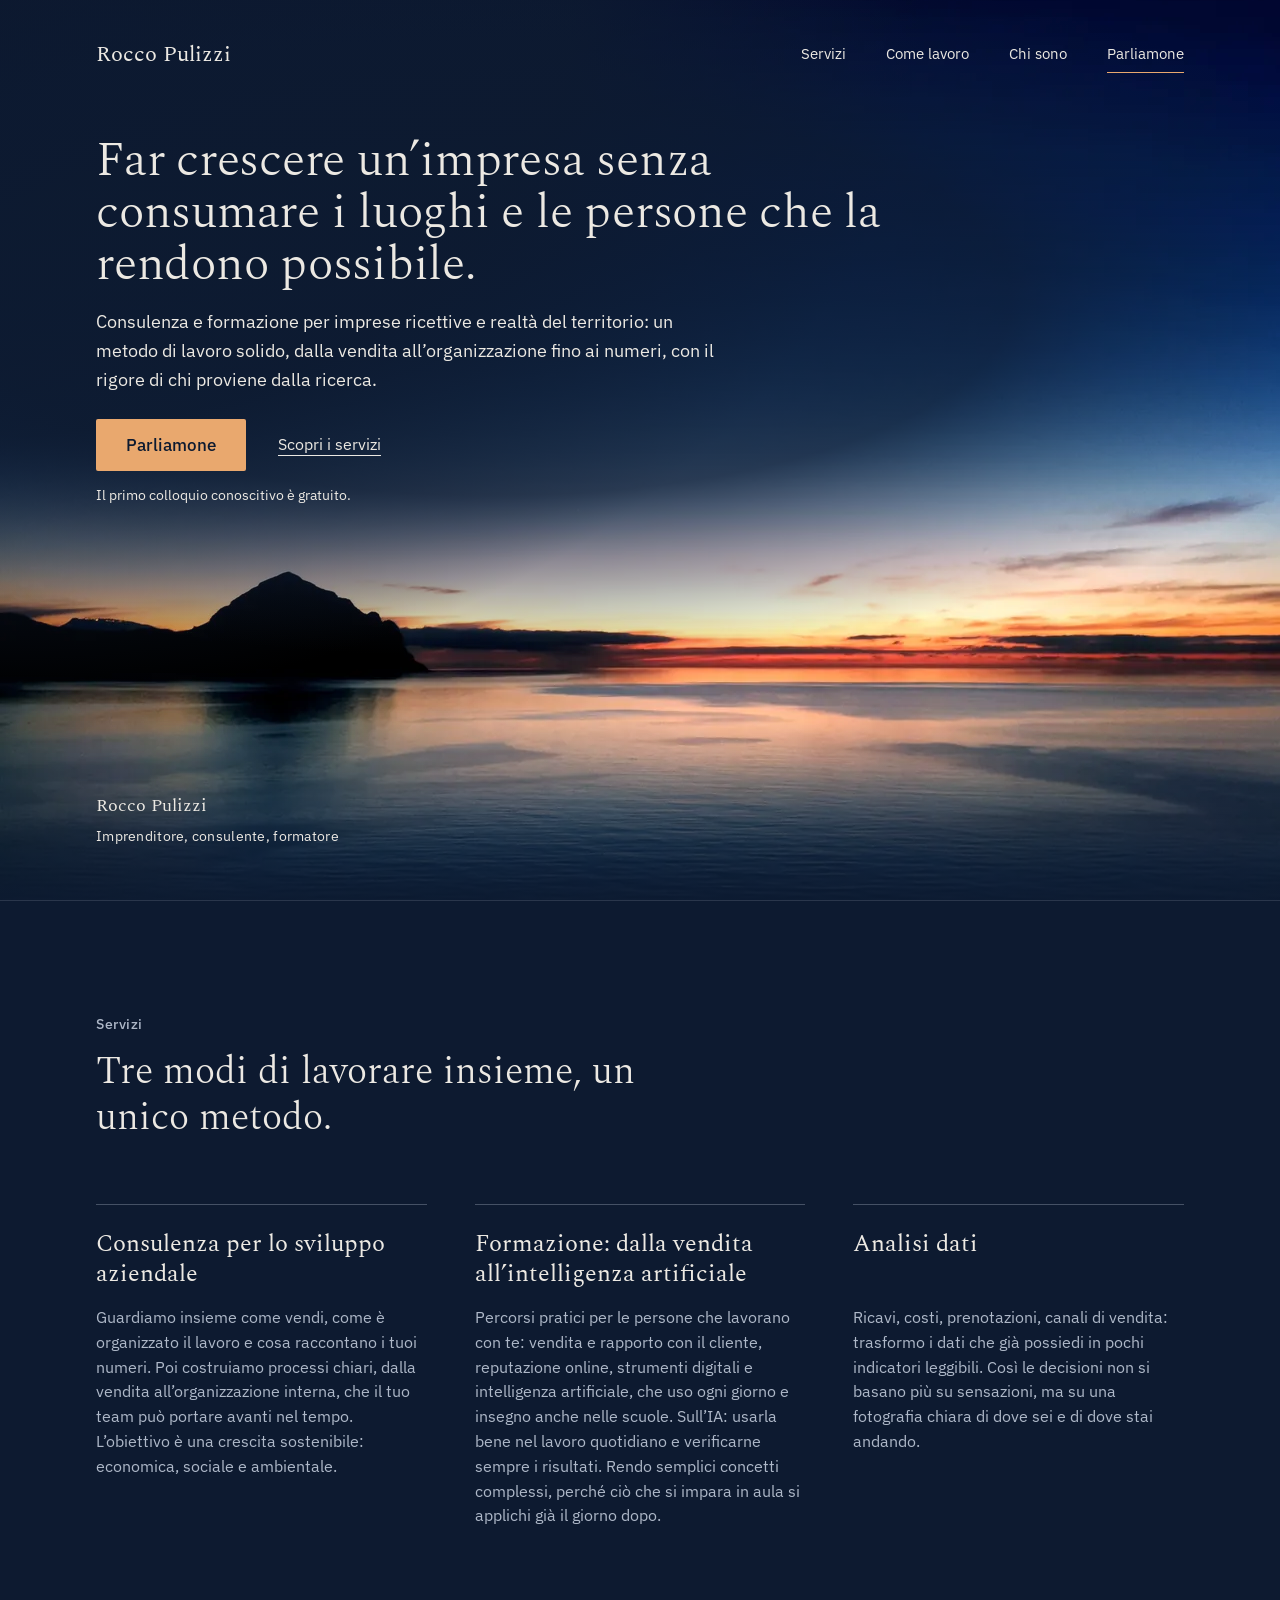
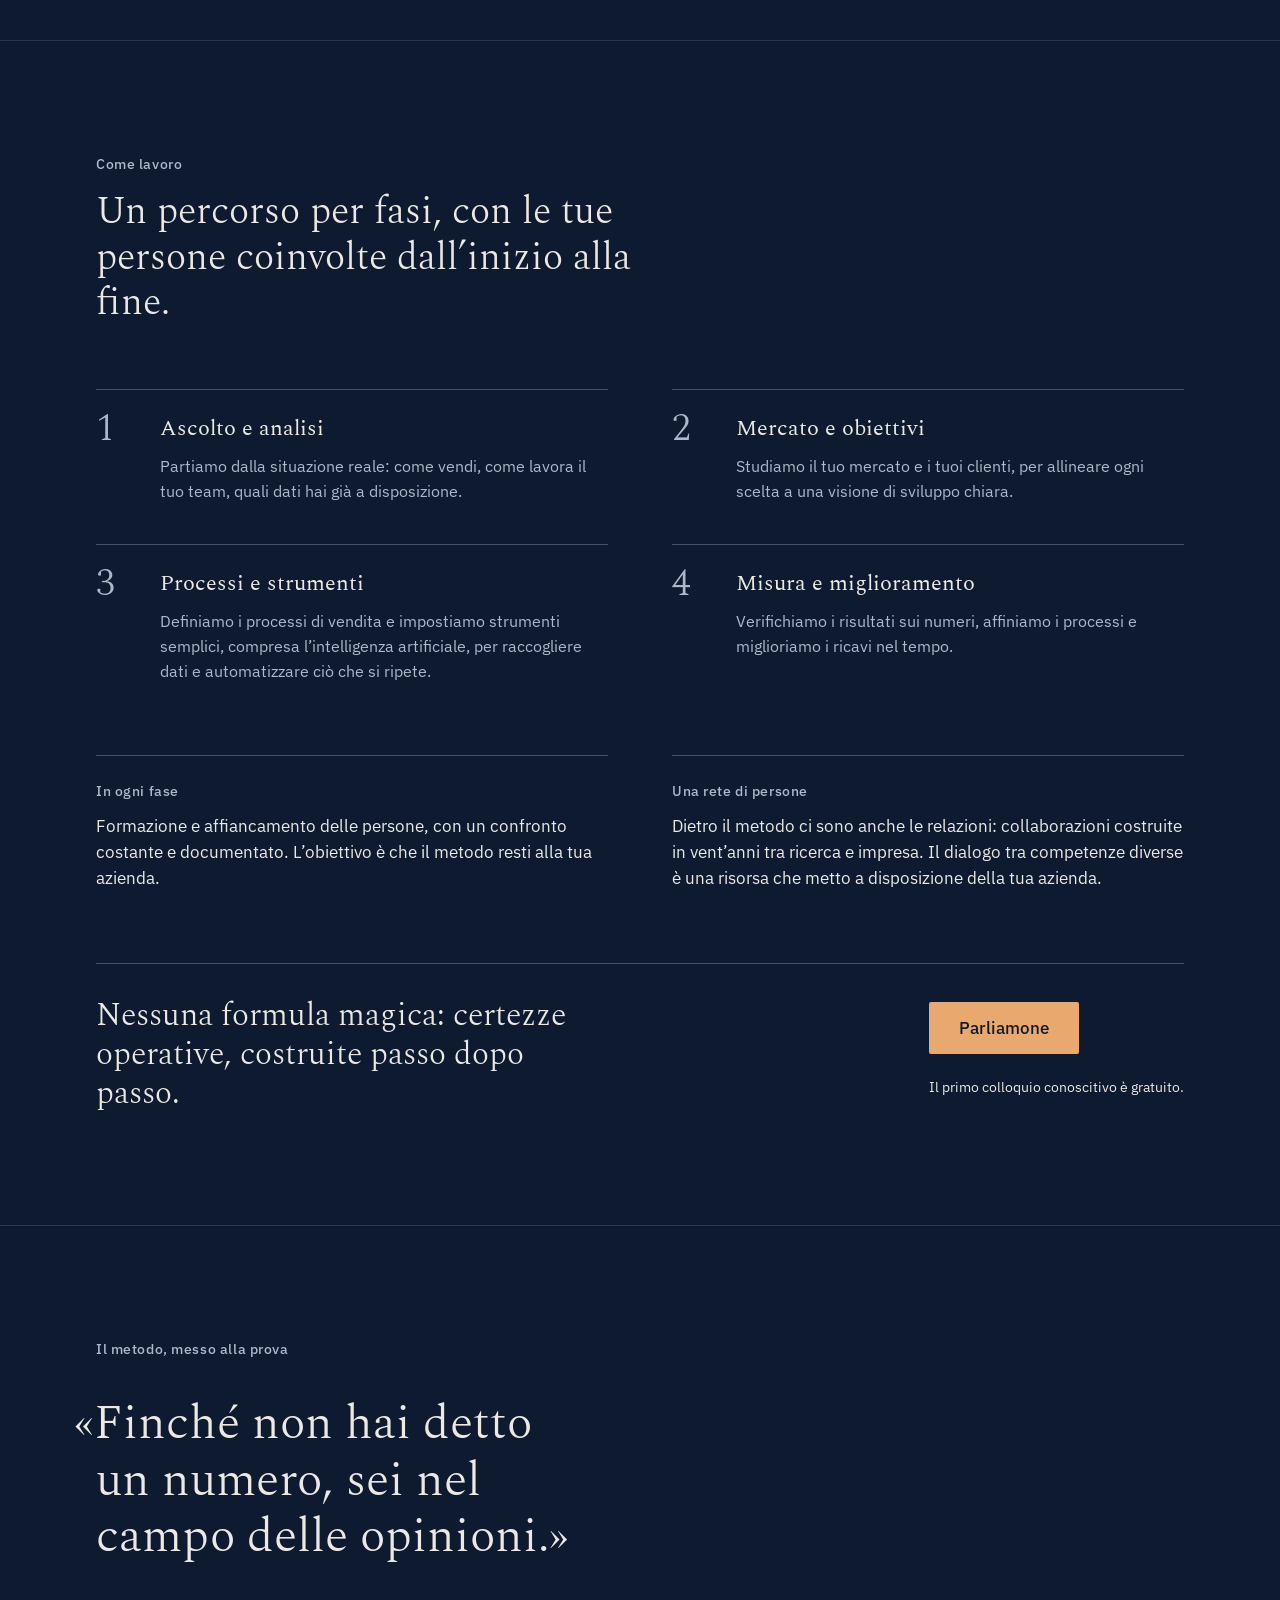
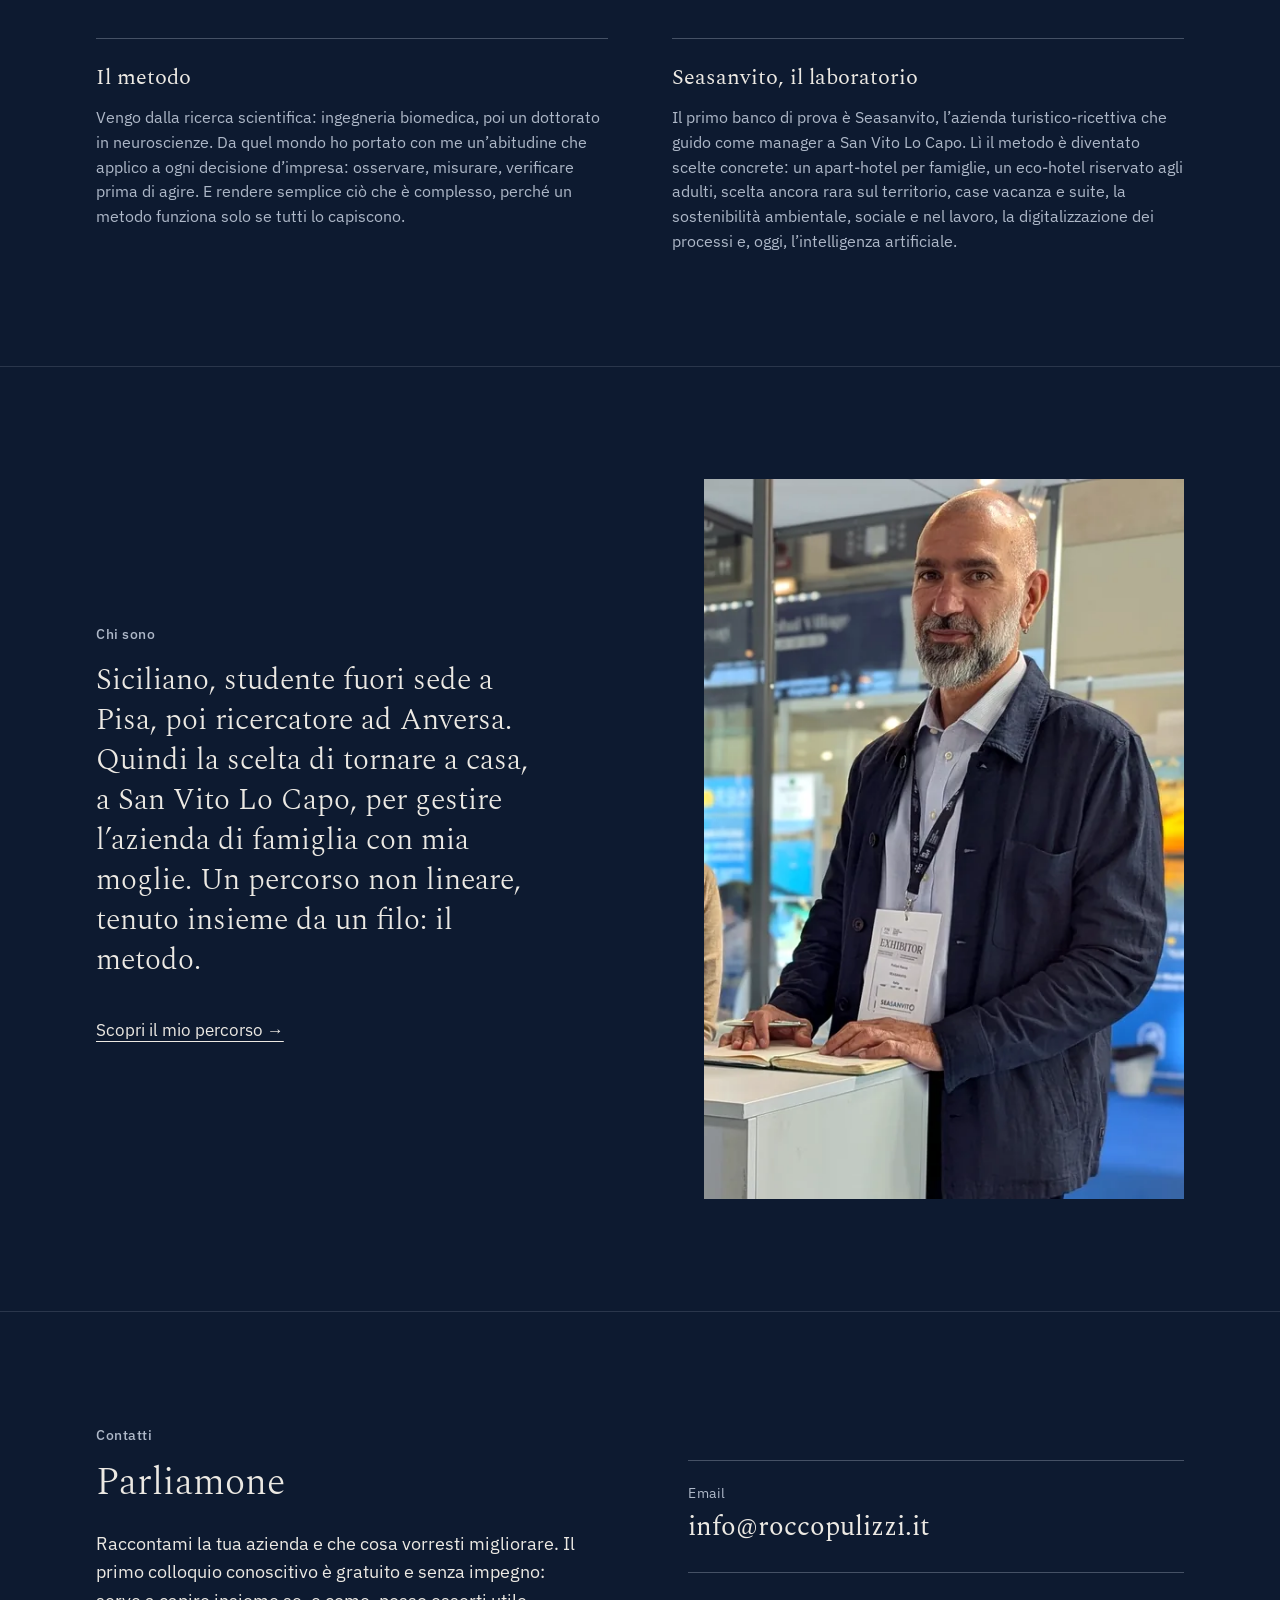
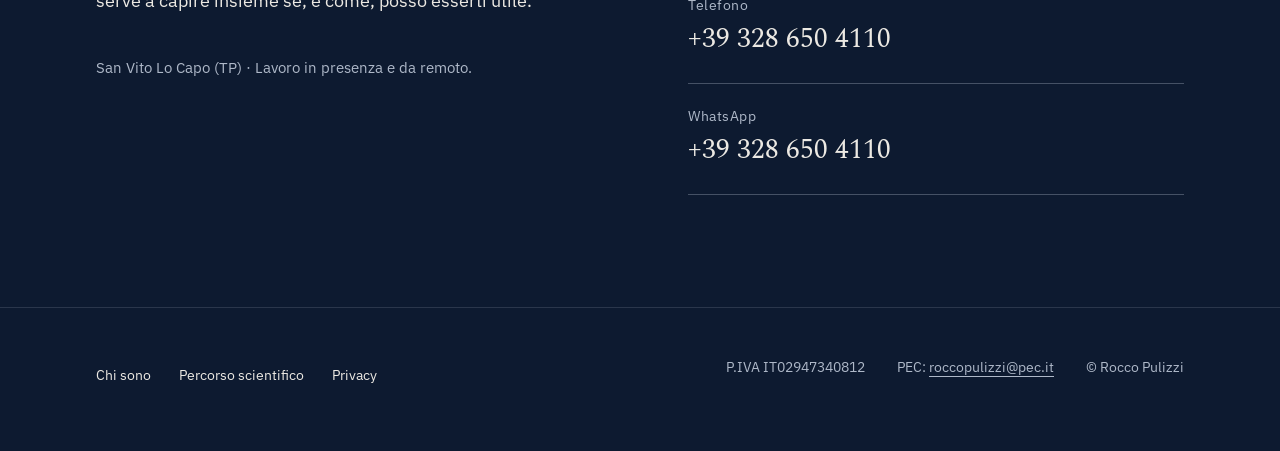
<file: index.html>
<!doctype html>
<!--
  SITO DI ROCCO PULIZZI — pagina principale (home)
  Versione del codice: v1.0.6 (2026-10-13) — favicon; precedente: v1.0.5 (2026-10-10) — più peso all’IA: titolo e frase nella scheda Formazione, fase 3 di Come lavoro, descrizione

  COME MODIFICARE UN TESTO
  I testi si trovano tra i segni > e < (per esempio <h1 ...>Testo</h1>).
  Cambia solo le parole, senza toccare ciò che sta dentro i simboli < >.
  I testi approvati sono in 03-CONTENUTI.md: ogni modifica va prima decisa lì.
-->
<html lang="it">
<head>
  <meta charset="utf-8">
  <meta name="viewport" content="width=device-width, initial-scale=1">

  <!-- Titolo e descrizione mostrati da Google e nella scheda del browser -->
  <title>Rocco Pulizzi — Consulenza e formazione per imprese ricettive e del territorio</title>
  <meta name="description" content="Consulenza e formazione per imprese ricettive e realtà del territorio, anche sull’intelligenza artificiale: un metodo di lavoro solido, dalla vendita all’organizzazione fino ai numeri.">
  <link rel="canonical" href="https://roccopulizzi.it/">
  <meta name="theme-color" content="#0D1A30">

  <!-- Icona del sito (favicon): monogramma RP. favicon.svg per i browser moderni,
       favicon.ico per quelli vecchi, apple-touch-icon.png per la schermata di iPhone e iPad -->
  <link rel="icon" href="/favicon.svg" type="image/svg+xml">
  <link rel="icon" href="/favicon.ico" sizes="16x16 32x32 48x48">
  <link rel="apple-touch-icon" href="/apple-touch-icon.png">

  <!-- I caratteri tipografici sono dentro il sito (nessun collegamento esterno): li carichiamo in anticipo -->
  <link rel="preload" href="fonts/spectral-latin-300-normal.woff2" as="font" type="font/woff2" crossorigin>
  <link rel="preload" href="fonts/ibm-plex-sans-latin-400-normal.woff2" as="font" type="font/woff2" crossorigin>

  <!-- Foglio di stile: colori, caratteri e impaginazione -->
  <link rel="stylesheet" href="css/style.css">

  <!-- Piccolo script per il menu su telefono (nessun tracciamento, nessun cookie) -->
  <script>document.documentElement.classList.add('js');</script>
  <script src="js/menu.js" defer></script>
</head>
<body>

  <!-- Collegamento nascosto, visibile solo con la tastiera: porta subito al contenuto -->
  <a class="salta" href="#contenuto">Vai al contenuto</a>

  <!-- ===================== TESTATA (nome + menu) ===================== -->
  <header class="testata">
    <a class="testata__nome" href="./">Rocco Pulizzi</a>

    <!-- Pulsante del menu: compare solo su telefono -->
    <button class="testata__menu-pulsante" type="button" aria-expanded="false" aria-controls="menu-principale">
      <span class="visually-hidden">Apri il menu</span>
      <span class="testata__menu-icona" aria-hidden="true"></span>
    </button>

    <nav id="menu-principale" class="menu" aria-label="Menu principale">
      <ul>
        <li><a href="#servizi">Servizi</a></li>
        <li><a href="#come-lavoro">Come lavoro</a></li>
        <li><a href="#chi-sono">Chi sono</a></li>
        <li><a class="menu__evidenza" href="#contatti">Parliamone</a></li>
      </ul>
    </nav>
  </header>

  <main id="contenuto">

    <!-- ===================== 1. APERTURA ===================== -->
    <section class="apertura" aria-labelledby="apertura-titolo">

      <div class="apertura__testo">
        <h1 id="apertura-titolo">Far crescere un’impresa senza consumare i luoghi e le persone che la rendono possibile.</h1>

        <p class="apertura__sottotitolo">Consulenza e formazione per imprese ricettive e realtà del territorio: un metodo di lavoro solido, dalla vendita all’organizzazione fino ai numeri, con il rigore di chi proviene dalla ricerca.</p>

        <div class="apertura__azioni">
          <a class="pulsante" href="#contatti">Parliamone</a>
          <a class="link" href="#servizi">Scopri i servizi</a>
        </div>

        <p class="apertura__nota">Il primo colloquio conoscitivo è gratuito.</p>
      </div>

      <!-- Firma (due righe, senza puntini — decisione D55) -->
      <p class="firma">
        <span class="firma__nome">Rocco Pulizzi</span>
        <span class="firma__ruoli">Imprenditore, consulente, formatore</span>
      </p>

      <!-- Foto: il golfo al crepuscolo (foto di Rocco, ripulita dai metadati).
           Il browser sceglie da solo la dimensione più adatta allo schermo. -->
      <picture class="apertura__foto">
        <source type="image/webp"
                srcset="img/crepuscolo-800.webp 800w, img/crepuscolo-1280.webp 1280w, img/crepuscolo-1920.webp 1920w, img/crepuscolo-2400.webp 2400w"
                sizes="100vw">
        <img src="img/crepuscolo-1280.jpg"
             srcset="img/crepuscolo-800.jpg 800w, img/crepuscolo-1280.jpg 1280w, img/crepuscolo-1920.jpg 1920w, img/crepuscolo-2400.jpg 2400w"
             sizes="100vw"
             width="2400" height="1781"
             alt="Il golfo al crepuscolo, con il profilo del monte sull’orizzonte.">
      </picture>

      <!-- Velatura scura dietro il testo (solo su schermi grandi): garantisce la leggibilità -->
      <div class="apertura__velatura" aria-hidden="true"></div>
    </section>

    <!-- ===================== 2. SERVIZI ===================== -->
    <section id="servizi" class="sezione servizi" aria-labelledby="servizi-titolo">
      <div class="sezione__interno">
        <h2 id="servizi-titolo" class="sezione__etichetta">Servizi</h2>
        <p class="sezione__intro">Tre modi di lavorare insieme, un unico metodo.</p>

        <!-- Tre voci affiancate su schermi grandi, una sotto l'altra su telefono -->
        <ul class="servizi__elenco">
          <li class="servizi__voce">
            <h3>Consulenza per lo sviluppo aziendale</h3>
            <p>Guardiamo insieme come vendi, come è organizzato il lavoro e cosa raccontano i tuoi numeri. Poi costruiamo processi chiari, dalla vendita all’organizzazione interna, che il tuo team può portare avanti nel tempo. L’obiettivo è una crescita sostenibile: economica, sociale e ambientale.</p>
          </li>
          <li class="servizi__voce">
            <h3>Formazione: dalla vendita all’intelligenza artificiale</h3>
            <p>Percorsi pratici per le persone che lavorano con te: vendita e rapporto con il cliente, reputazione online, strumenti digitali e intelligenza artificiale, che uso ogni giorno e insegno anche nelle scuole. Sull’IA: usarla bene nel lavoro quotidiano e verificarne sempre i risultati. Rendo semplici concetti complessi, perché ciò che si impara in aula si applichi già il giorno dopo.</p>
          </li>
          <li class="servizi__voce">
            <h3>Analisi dati</h3>
            <p>Ricavi, costi, prenotazioni, canali di vendita: trasformo i dati che già possiedi in pochi indicatori leggibili. Così le decisioni non si basano più su sensazioni, ma su una fotografia chiara di dove sei e di dove stai andando.</p>
          </li>
        </ul>
        <!-- Nessun pulsante in questa sezione (decisione D38) -->
      </div>
    </section>

    <!-- ===================== 3. COME LAVORO ===================== -->
    <section id="come-lavoro" class="sezione come-lavoro" aria-labelledby="come-lavoro-titolo">
      <div class="sezione__interno">
        <h2 id="come-lavoro-titolo" class="sezione__etichetta">Come lavoro</h2>
        <p class="sezione__intro">Un percorso per fasi, con le tue persone coinvolte dall’inizio alla fine.</p>

        <!-- Le quattro fasi: sono una sequenza, quindi hanno un numero -->
        <ol class="fasi">
          <li class="fase">
            <span class="fase__numero" aria-hidden="true">1</span>
            <h3>Ascolto e analisi</h3>
            <p>Partiamo dalla situazione reale: come vendi, come lavora il tuo team, quali dati hai già a disposizione.</p>
          </li>
          <li class="fase">
            <span class="fase__numero" aria-hidden="true">2</span>
            <h3>Mercato e obiettivi</h3>
            <p>Studiamo il tuo mercato e i tuoi clienti, per allineare ogni scelta a una visione di sviluppo chiara.</p>
          </li>
          <li class="fase">
            <span class="fase__numero" aria-hidden="true">3</span>
            <h3>Processi e strumenti</h3>
            <p>Definiamo i processi di vendita e impostiamo strumenti semplici, compresa l’intelligenza artificiale, per raccogliere dati e automatizzare ciò che si ripete.</p>
          </li>
          <li class="fase">
            <span class="fase__numero" aria-hidden="true">4</span>
            <h3>Misura e miglioramento</h3>
            <p>Verifichiamo i risultati sui numeri, affiniamo i processi e miglioriamo i ricavi nel tempo.</p>
          </li>
        </ol>

        <!-- Due blocchi trasversali: valgono per tutto il percorso -->
        <div class="trasversali">
          <div class="trasversale">
            <h3>In ogni fase</h3>
            <p>Formazione e affiancamento delle persone, con un confronto costante e documentato. L’obiettivo è che il metodo resti alla tua azienda.</p>
          </div>
          <div class="trasversale">
            <h3>Una rete di persone</h3>
            <p>Dietro il metodo ci sono anche le relazioni: collaborazioni costruite in vent’anni tra ricerca e impresa. Il dialogo tra competenze diverse è una risorsa che metto a disposizione della tua azienda.</p>
          </div>
        </div>

        <!-- Chiusura e invito -->
        <div class="chiusura">
          <p class="chiusura__frase">Nessuna formula magica: certezze operative, costruite passo dopo passo.</p>
          <div class="apertura__azioni">
            <a class="pulsante" href="#contatti">Parliamone</a>
          </div>
          <p class="apertura__nota">Il primo colloquio conoscitivo è gratuito.</p>
        </div>
      </div>
    </section>

    <!-- ===================== 4. IL METODO, MESSO ALLA PROVA ===================== -->
    <section id="metodo" class="sezione metodo" aria-labelledby="metodo-titolo">
      <div class="sezione__interno">
        <h2 id="metodo-titolo" class="sezione__etichetta">Il metodo, messo alla prova</h2>

        <!-- Citazione in evidenza: il mantra (decisione D30) -->
        <blockquote class="mantra">
          <p>«Finché non hai detto un numero, sei nel campo delle opinioni.»</p>
        </blockquote>

        <!-- Due paragrafi affiancati su schermi grandi -->
        <div class="metodo__colonne">
          <div class="metodo__blocco">
            <h3>Il metodo</h3>
            <p>Vengo dalla ricerca scientifica: ingegneria biomedica, poi un dottorato in neuroscienze. Da quel mondo ho portato con me un’abitudine che applico a ogni decisione d’impresa: osservare, misurare, verificare prima di agire. E rendere semplice ciò che è complesso, perché un metodo funziona solo se tutti lo capiscono.</p>
          </div>
          <div class="metodo__blocco">
            <h3>Seasanvito, il laboratorio</h3>
            <p>Il primo banco di prova è Seasanvito, l’azienda turistico-ricettiva che guido come manager a San Vito Lo Capo. Lì il metodo è diventato scelte concrete: un apart-hotel per famiglie, un eco-hotel riservato agli adulti, scelta ancora rara sul territorio, case vacanza e suite, la sostenibilità ambientale, sociale e nel lavoro, la digitalizzazione dei processi e, oggi, l’intelligenza artificiale.</p>
          </div>
        </div>
        <!-- Nessun pulsante e nessuna cifra in questa sezione (D32, D38) -->
      </div>
    </section>

    <!-- (5. Testimonianze: sezione prevista ma non pubblicata finché non ci sono
         testimonianze reali con consenso scritto — decisione D37) -->

    <!-- ===================== 6. CHI SONO (anteprima) ===================== -->
    <section id="chi-sono" class="sezione chi-sono" aria-labelledby="chi-sono-titolo">
      <div class="sezione__interno chi-sono__interno">

        <!-- Foto in fiera (foto di Rocco, ripulita dai metadati — D43, D52) -->
        <picture class="chi-sono__foto">
          <source type="image/webp"
                  srcset="img/fiera-520.webp 520w, img/fiera-780.webp 780w, img/fiera-1040.webp 1040w, img/fiera-1300.webp 1300w"
                  sizes="(min-width: 1100px) 480px, 100vw">
          <img src="img/fiera-780.jpg"
               srcset="img/fiera-520.jpg 520w, img/fiera-780.jpg 780w, img/fiera-1040.jpg 1040w, img/fiera-1300.jpg 1300w"
               sizes="(min-width: 1100px) 480px, 100vw"
               width="1300" height="1950"
               loading="lazy"
               alt="Rocco Pulizzi in fiera, al tavolo con un taccuino aperto.">
        </picture>

        <div class="chi-sono__testo">
          <h2 id="chi-sono-titolo" class="sezione__etichetta">Chi sono</h2>
          <p class="chi-sono__paragrafo">Siciliano, studente fuori sede a Pisa, poi ricercatore ad Anversa. Quindi la scelta di tornare a casa, a San Vito Lo Capo, per gestire l’azienda di famiglia con mia moglie. Un percorso non lineare, tenuto insieme da un filo: il metodo.</p>
          <!-- La pagina "chi-sono.html" verrà costruita dopo la home -->
          <a class="link chi-sono__link" href="chi-sono.html">Scopri il mio percorso →</a>
        </div>

      </div>
    </section>

    <!-- ===================== 7. CONTATTI ===================== -->
    <section id="contatti" class="sezione contatti" aria-labelledby="contatti-titolo">
      <div class="sezione__interno">
        <h2 id="contatti-titolo" class="sezione__etichetta">Contatti</h2>
        <div class="contatti__testo-blocco">
          <p class="sezione__intro">Parliamone</p>
          <p class="contatti__testo">Raccontami la tua azienda e che cosa vorresti migliorare. Il primo colloquio conoscitivo è gratuito e senza impegno: serve a capire insieme se, e come, posso esserti utile.</p>
          <p class="contatti__riga">San Vito Lo Capo (TP) · Lavoro in presenza e da remoto.</p>
        </div>

        <!-- Recapiti: link diretti, nessun modulo (decisione D8). La PEC è solo nel footer. -->
        <ul class="recapiti">
          <li class="recapito">
            <span class="recapito__etichetta">Email</span>
            <a class="recapito__link" href="mailto:info@roccopulizzi.it">info@roccopulizzi.it</a>
          </li>
          <li class="recapito">
            <span class="recapito__etichetta">Telefono</span>
            <a class="recapito__link" href="tel:+393286504110">+39 328 650 4110</a>
          </li>
          <li class="recapito">
            <span class="recapito__etichetta">WhatsApp</span>
            <a class="recapito__link" href="https://wa.me/393286504110">+39 328 650 4110</a>
          </li>
        </ul>
      </div>
    </section>

  </main>

  <!-- ===================== FOOTER (tutte le pagine) ===================== -->
  <footer class="footer">
    <div class="sezione__interno footer__interno">
      <nav class="footer__menu" aria-label="Pagine del sito">
        <ul>
          <li><a href="chi-sono.html">Chi sono</a></li>
          <li><a href="percorso-scientifico.html">Percorso scientifico</a></li>
          <li><a href="privacy.html">Privacy</a></li>
        </ul>
      </nav>
      <!-- Dati obbligatori: partita IVA (art. 35 DPR 633/72) e PEC. Nessuna sede (decisione D45). -->
      <p class="footer__dati">
        <span>P.IVA IT02947340812</span>
        <span>PEC: <a href="mailto:roccopulizzi@pec.it">roccopulizzi@pec.it</a></span>
        <span>© Rocco Pulizzi</span>
      </p>
    </div>
  </footer>

</body>
</html>
</file>
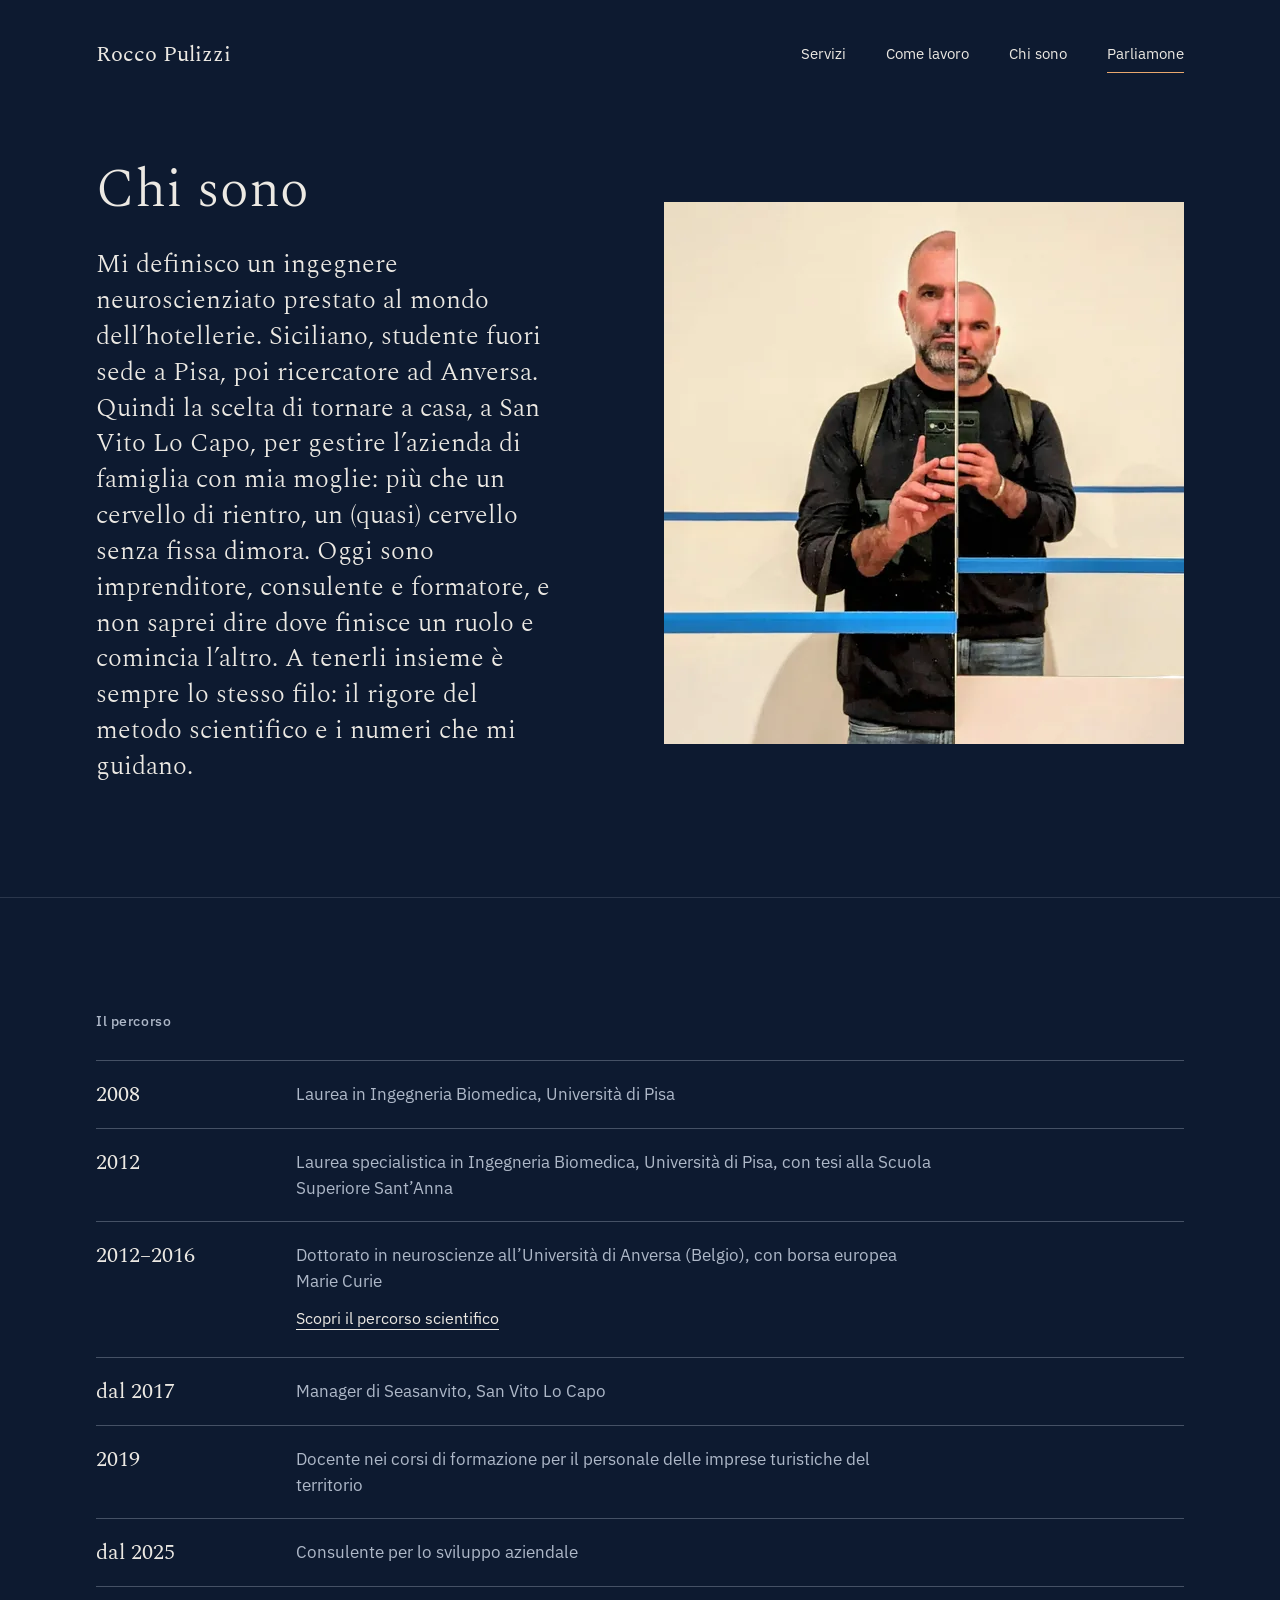
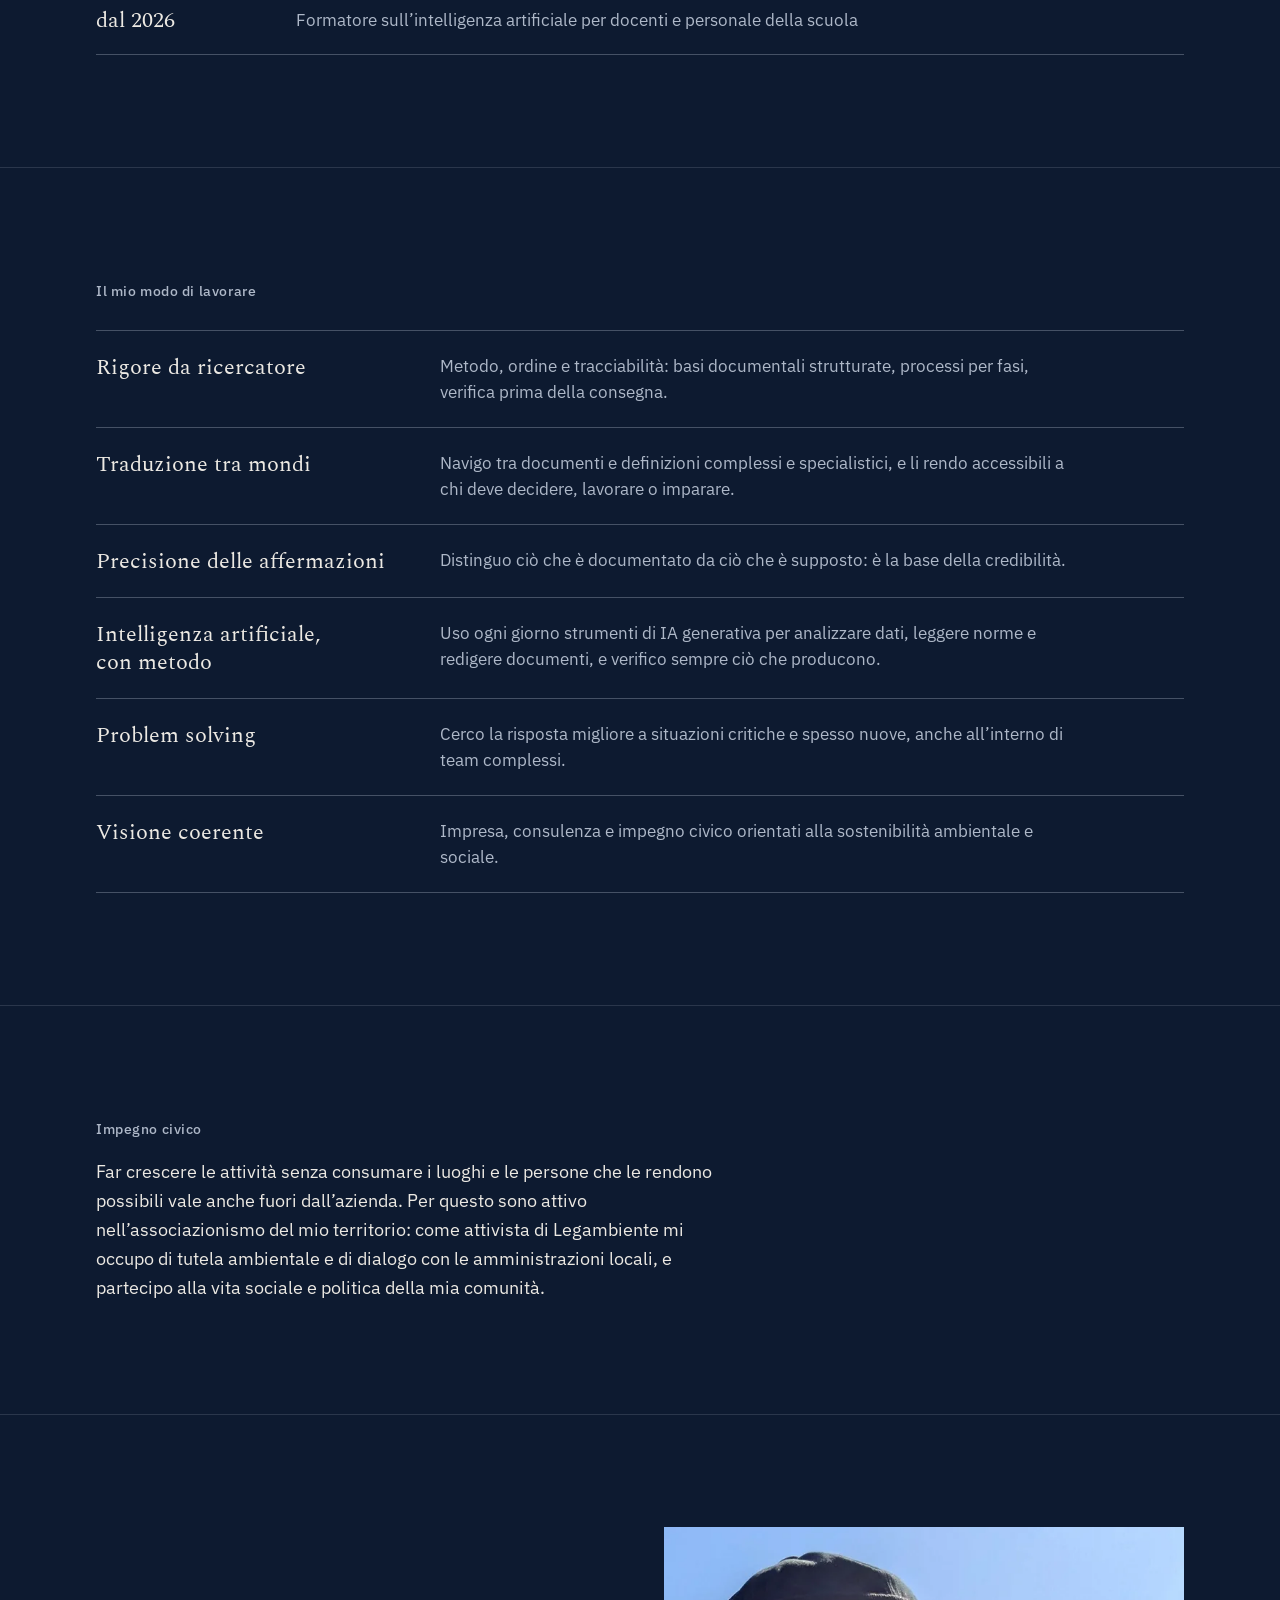
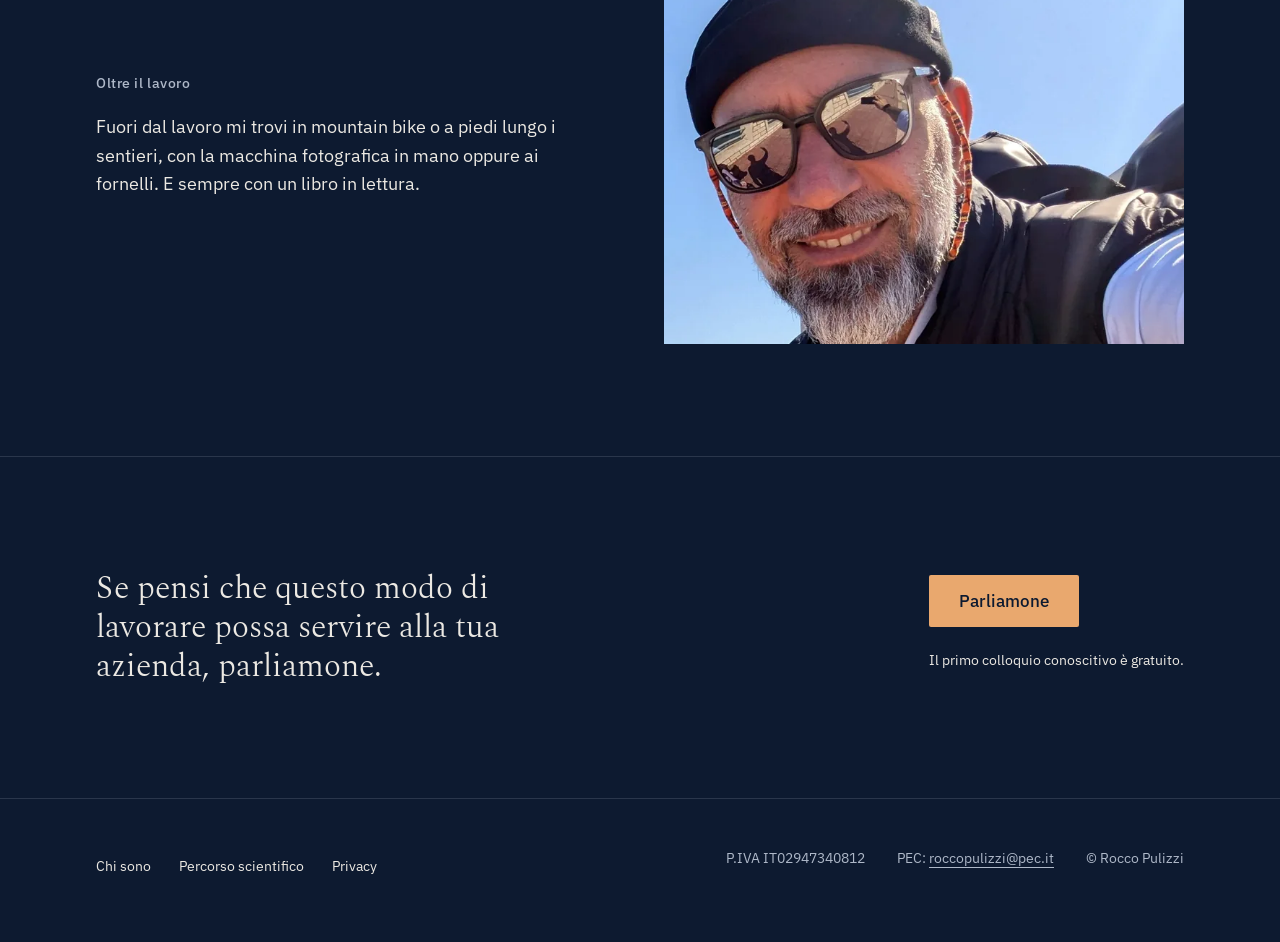
<file: chi-sono.html>
<!doctype html>
<!--
  SITO DI ROCCO PULIZZI — pagina "Chi sono"
  Versione del codice: v1.0.6 (2026-10-13) — favicon; precedente: v1.0.5 (2026-10-10) — descrizione per i motori di ricerca (IA); v1.0.4: tappa «dal 2026» e voce sull’IA

  COME MODIFICARE UN TESTO
  I testi si trovano tra i segni > e < (per esempio <p ...>Testo</p>).
  Cambia solo le parole, senza toccare ciò che sta dentro i simboli < >.
  I testi approvati sono in 03-CONTENUTI.md: ogni modifica va prima decisa lì.
-->
<html lang="it">
<head>
  <meta charset="utf-8">
  <meta name="viewport" content="width=device-width, initial-scale=1">

  <title>Chi sono — Rocco Pulizzi</title>
  <meta name="description" content="Ingegnere neuroscienziato prestato al mondo dell’hotellerie: il percorso di Rocco Pulizzi tra Pisa, Anversa e San Vito Lo Capo, e il metodo che tiene insieme impresa, consulenza e formazione, anche sull’intelligenza artificiale.">
  <link rel="canonical" href="https://roccopulizzi.it/chi-sono.html">
  <meta name="theme-color" content="#0D1A30">

  <!-- Icona del sito (favicon): monogramma RP. favicon.svg per i browser moderni,
       favicon.ico per quelli vecchi, apple-touch-icon.png per la schermata di iPhone e iPad -->
  <link rel="icon" href="/favicon.svg" type="image/svg+xml">
  <link rel="icon" href="/favicon.ico" sizes="16x16 32x32 48x48">
  <link rel="apple-touch-icon" href="/apple-touch-icon.png">

  <link rel="preload" href="fonts/spectral-latin-300-normal.woff2" as="font" type="font/woff2" crossorigin>
  <link rel="preload" href="fonts/ibm-plex-sans-latin-400-normal.woff2" as="font" type="font/woff2" crossorigin>
  <link rel="stylesheet" href="css/style.css">
  <script>document.documentElement.classList.add('js');</script>
  <script src="js/menu.js" defer></script>
</head>
<body class="pagina">

  <a class="salta" href="#contenuto">Vai al contenuto</a>

  <!-- ===================== TESTATA (nome + menu) ===================== -->
  <header class="testata">
    <a class="testata__nome" href="./">Rocco Pulizzi</a>
    <button class="testata__menu-pulsante" type="button" aria-expanded="false" aria-controls="menu-principale">
      <span class="visually-hidden">Apri il menu</span>
      <span class="testata__menu-icona" aria-hidden="true"></span>
    </button>
    <nav id="menu-principale" class="menu" aria-label="Menu principale">
      <ul>
        <li><a href="./#servizi">Servizi</a></li>
        <li><a href="./#come-lavoro">Come lavoro</a></li>
        <li><a href="chi-sono.html" aria-current="page">Chi sono</a></li>
        <li><a class="menu__evidenza" href="./#contatti">Parliamone</a></li>
      </ul>
    </nav>
  </header>

  <main id="contenuto" class="pagina__contenuto">

    <!-- ===================== A. INTRODUZIONE ===================== -->
    <section class="sezione sezione--prima" aria-labelledby="pagina-titolo">
      <div class="sezione__interno intro-foto">
        <div class="intro-foto__testo">
        <h1 id="pagina-titolo" class="pagina__titolo">Chi sono</h1>
        <p class="pagina__intro">Mi definisco un ingegnere neuroscienziato prestato al mondo dell’hotellerie. Siciliano, studente fuori sede a Pisa, poi ricercatore ad Anversa. Quindi la scelta di tornare a casa, a San Vito Lo Capo, per gestire l’azienda di famiglia con mia moglie: più che un cervello di rientro, un (quasi) cervello senza fissa dimora. Oggi sono imprenditore, consulente e formatore, e non saprei dire dove finisce un ruolo e comincia l’altro. A tenerli insieme è sempre lo stesso filo: il rigore del metodo scientifico e i numeri che mi guidano.</p>
        </div>
        <!-- Autoritratto in due specchi sfalsati (foto di Rocco, originale — D58) -->
        <picture class="intro-foto__foto">
          <source type="image/webp"
                  srcset="img/specchi-520.webp 520w, img/specchi-780.webp 780w, img/specchi-1040.webp 1040w, img/specchi-1536.webp 1536w"
                  sizes="(min-width: 1100px) 520px, 100vw">
          <img src="img/specchi-780.jpg"
               srcset="img/specchi-520.jpg 520w, img/specchi-780.jpg 780w, img/specchi-1040.jpg 1040w, img/specchi-1536.jpg 1536w"
               sizes="(min-width: 1100px) 520px, 100vw"
               width="1536" height="1600"
               alt="Rocco Pulizzi riflesso in due specchi affiancati, che mostrano due metà sfalsate del suo volto.">
        </picture>
      </div>
    </section>

    <!-- ===================== B. IL PERCORSO (linea del tempo) ===================== -->
    <section class="sezione" aria-labelledby="percorso-titolo">
      <div class="sezione__interno">
        <h2 id="percorso-titolo" class="sezione__etichetta">Il percorso</h2>
        <ol class="tappe">
          <li class="tappa">
            <span class="tappa__anno">2008</span>
            <span class="tappa__testo">Laurea in Ingegneria Biomedica, Università di Pisa</span>
          </li>
          <li class="tappa">
            <span class="tappa__anno">2012</span>
            <span class="tappa__testo">Laurea specialistica in Ingegneria Biomedica, Università di Pisa, con tesi alla Scuola Superiore Sant’Anna</span>
          </li>
          <li class="tappa">
            <span class="tappa__anno">2012–2016</span>
            <span class="tappa__testo">Dottorato in neuroscienze all’Università di Anversa (Belgio), con borsa europea Marie Curie<br><a class="link tappa__link" href="percorso-scientifico.html">Scopri il percorso scientifico</a></span>
          </li>
          <li class="tappa">
            <span class="tappa__anno">dal 2017</span>
            <span class="tappa__testo">Manager di Seasanvito, San Vito Lo Capo</span>
          </li>
          <li class="tappa">
            <span class="tappa__anno">2019</span>
            <span class="tappa__testo">Docente nei corsi di formazione per il personale delle imprese turistiche del territorio</span>
          </li>
          <li class="tappa">
            <span class="tappa__anno">dal 2025</span>
            <span class="tappa__testo">Consulente per lo sviluppo aziendale</span>
          </li>
          <li class="tappa">
            <span class="tappa__anno">dal 2026</span>
            <span class="tappa__testo">Formatore sull’intelligenza artificiale per docenti e personale della scuola</span>
          </li>
        </ol>
      </div>
    </section>

    <!-- ===================== C. IL MIO MODO DI LAVORARE ===================== -->
    <section class="sezione" aria-labelledby="modo-titolo">
      <div class="sezione__interno">
        <h2 id="modo-titolo" class="sezione__etichetta">Il mio modo di lavorare</h2>
        <dl class="qualita">
          <div class="qualita__voce">
            <dt>Rigore da ricercatore</dt>
            <dd>Metodo, ordine e tracciabilità: basi documentali strutturate, processi per fasi, verifica prima della consegna.</dd>
          </div>
          <div class="qualita__voce">
            <dt>Traduzione tra mondi</dt>
            <dd>Navigo tra documenti e definizioni complessi e specialistici, e li rendo accessibili a chi deve decidere, lavorare o imparare.</dd>
          </div>
          <div class="qualita__voce">
            <dt>Precisione delle affermazioni</dt>
            <dd>Distinguo ciò che è documentato da ciò che è supposto: è la base della credibilità.</dd>
          </div>
          <div class="qualita__voce">
            <dt>Intelligenza artificiale, con&nbsp;metodo</dt>
            <dd>Uso ogni giorno strumenti di IA generativa per analizzare dati, leggere norme e redigere documenti, e verifico sempre ciò che producono.</dd>
          </div>
          <div class="qualita__voce">
            <dt>Problem solving</dt>
            <dd>Cerco la risposta migliore a situazioni critiche e spesso nuove, anche all’interno di team complessi.</dd>
          </div>
          <div class="qualita__voce">
            <dt>Visione coerente</dt>
            <dd>Impresa, consulenza e impegno civico orientati alla sostenibilità ambientale e sociale.</dd>
          </div>
        </dl>
      </div>
    </section>

    <!-- ===================== D. IMPEGNO CIVICO ===================== -->
    <section class="sezione" aria-labelledby="civico-titolo">
      <div class="sezione__interno">
        <h2 id="civico-titolo" class="sezione__etichetta">Impegno civico</h2>
        <p class="pagina__paragrafo">Far crescere le attività senza consumare i luoghi e le persone che le rendono possibili vale anche fuori dall’azienda. Per questo sono attivo nell’associazionismo del mio territorio: come attivista di Legambiente mi occupo di tutela ambientale e di dialogo con le amministrazioni locali, e partecipo alla vita sociale e politica della mia comunità.</p>
      </div>
    </section>

    <!-- ===================== E. OLTRE IL LAVORO ===================== -->
    <section class="sezione oltre" aria-labelledby="oltre-titolo">
      <div class="sezione__interno oltre__interno">
        <div class="oltre__testo">
          <h2 id="oltre-titolo" class="sezione__etichetta">Oltre il lavoro</h2>
          <p class="pagina__paragrafo">Fuori dal lavoro mi trovi in mountain bike o a piedi lungo i sentieri, con la macchina fotografica in mano oppure ai fornelli. E sempre con un libro in lettura.</p>
        </div>
        <!-- Foto con gli occhiali da sole (ritagliata: senza targa né altre persone — D43, D52) -->
        <picture class="oltre__foto">
          <source type="image/webp"
                  srcset="img/occhiali-480.webp 480w, img/occhiali-720.webp 720w, img/occhiali-960.webp 960w, img/occhiali-1300.webp 1300w"
                  sizes="(min-width: 1100px) 520px, 100vw">
          <img src="img/occhiali-720.jpg"
               srcset="img/occhiali-480.jpg 480w, img/occhiali-720.jpg 720w, img/occhiali-960.jpg 960w, img/occhiali-1300.jpg 1300w"
               sizes="(min-width: 1100px) 520px, 100vw"
               width="1318" height="1057"
               loading="lazy"
               alt="Rocco Pulizzi all’aperto, sorridente, con occhiali da sole e zaino.">
        </picture>
      </div>
    </section>

    <!-- ===================== F. CHIUSURA ===================== -->
    <section class="sezione" aria-label="Chiusura">
      <div class="sezione__interno">
        <div class="chiusura chiusura--pagina">
          <p class="chiusura__frase">Se pensi che questo modo di lavorare possa servire alla tua azienda, parliamone.</p>
          <div class="apertura__azioni">
            <a class="pulsante" href="./#contatti">Parliamone</a>
          </div>
          <p class="apertura__nota">Il primo colloquio conoscitivo è gratuito.</p>
        </div>
      </div>
    </section>

  </main>

  <!-- ===================== FOOTER (tutte le pagine) ===================== -->
  <footer class="footer">
    <div class="sezione__interno footer__interno">
      <nav class="footer__menu" aria-label="Pagine del sito">
        <ul>
          <li><a href="chi-sono.html" aria-current="page">Chi sono</a></li>
          <li><a href="percorso-scientifico.html">Percorso scientifico</a></li>
          <li><a href="privacy.html">Privacy</a></li>
        </ul>
      </nav>
      <p class="footer__dati">
        <span>P.IVA IT02947340812</span>
        <span>PEC: <a href="mailto:roccopulizzi@pec.it">roccopulizzi@pec.it</a></span>
        <span>© Rocco Pulizzi</span>
      </p>
    </div>
  </footer>

</body>
</html>
</file>
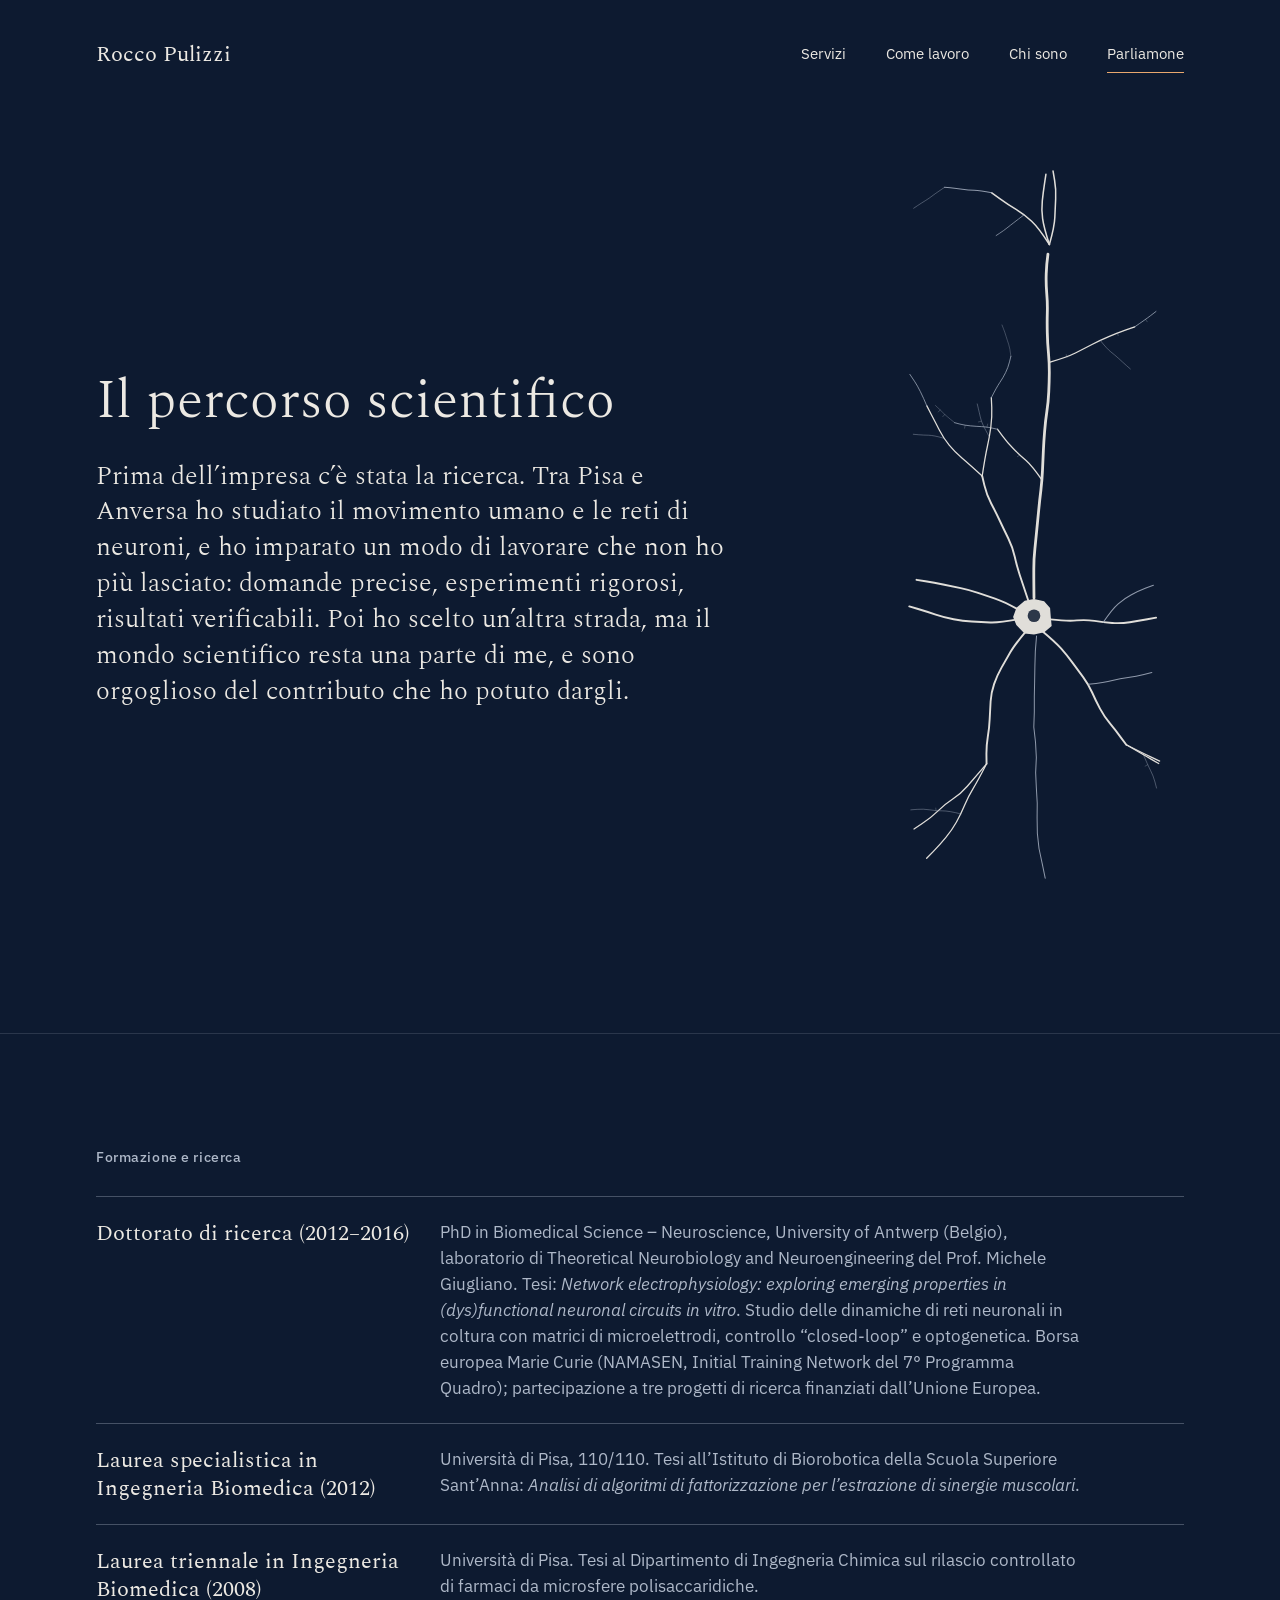
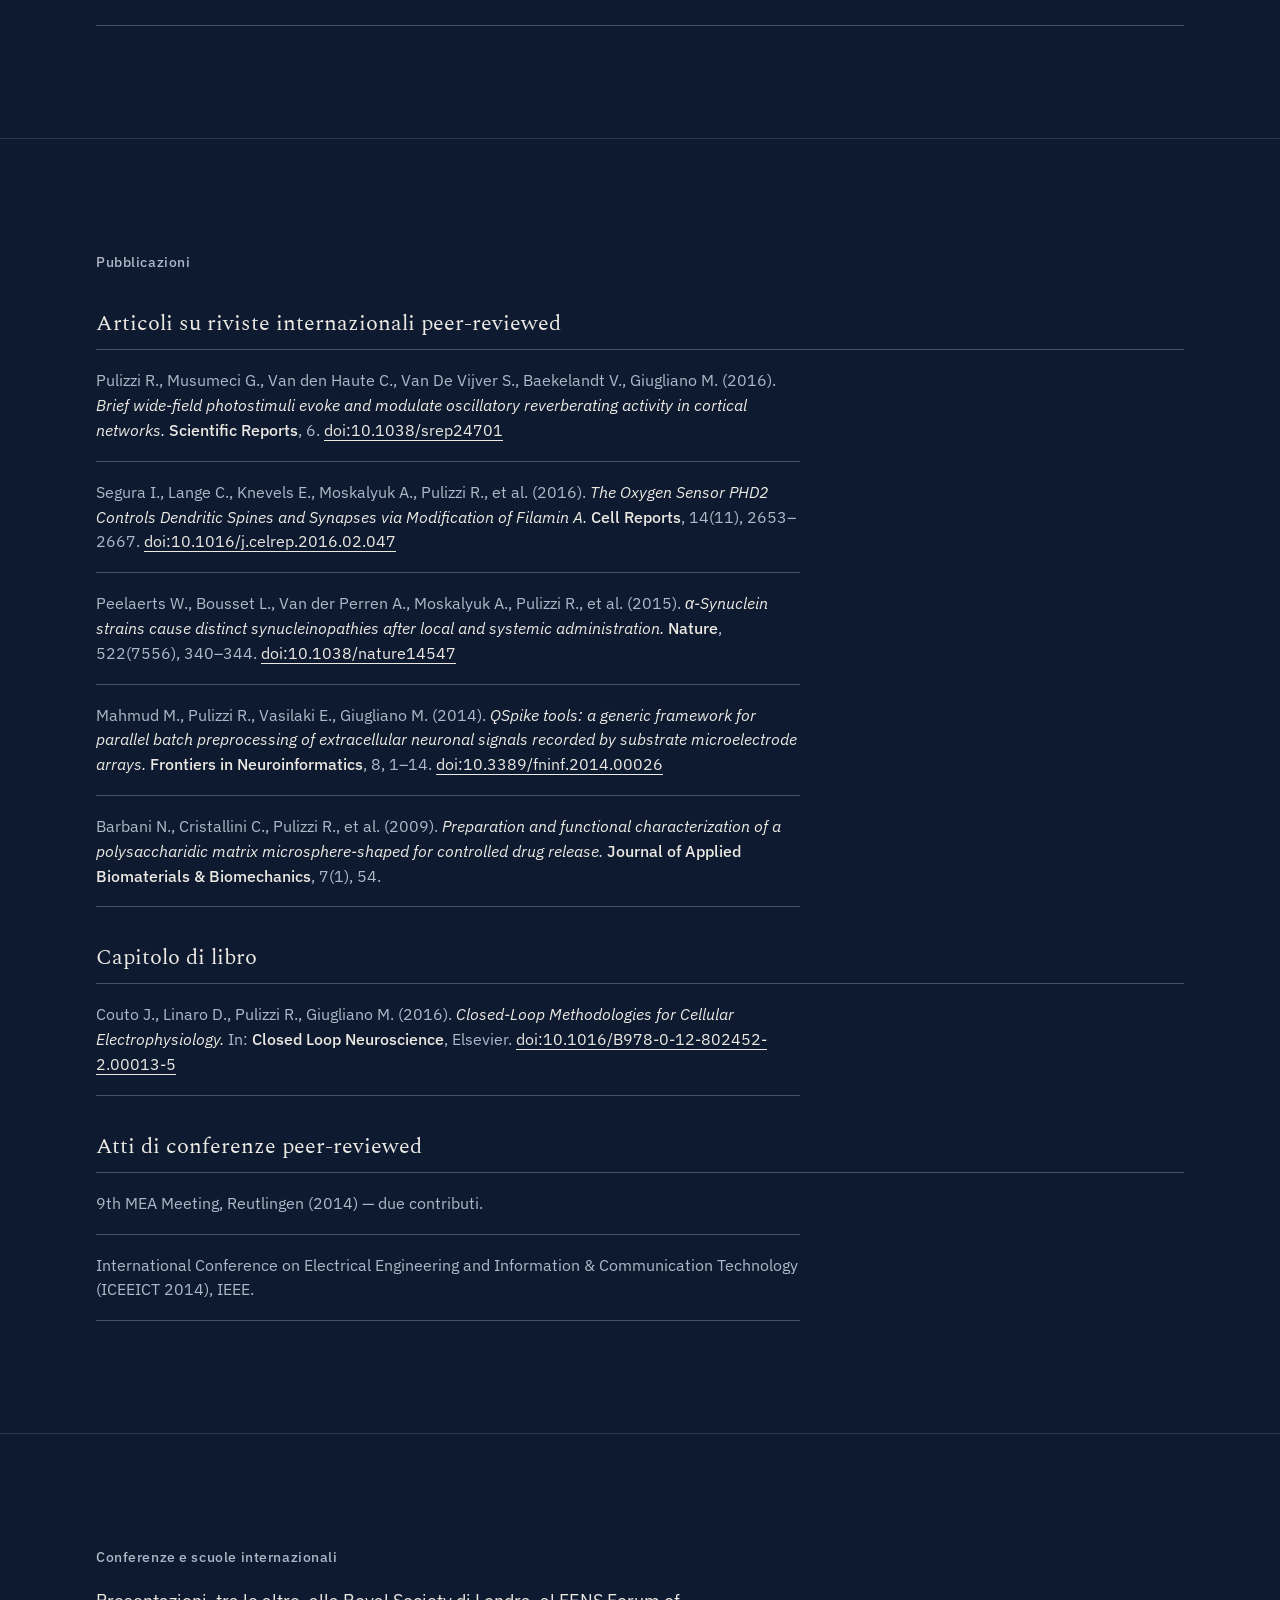
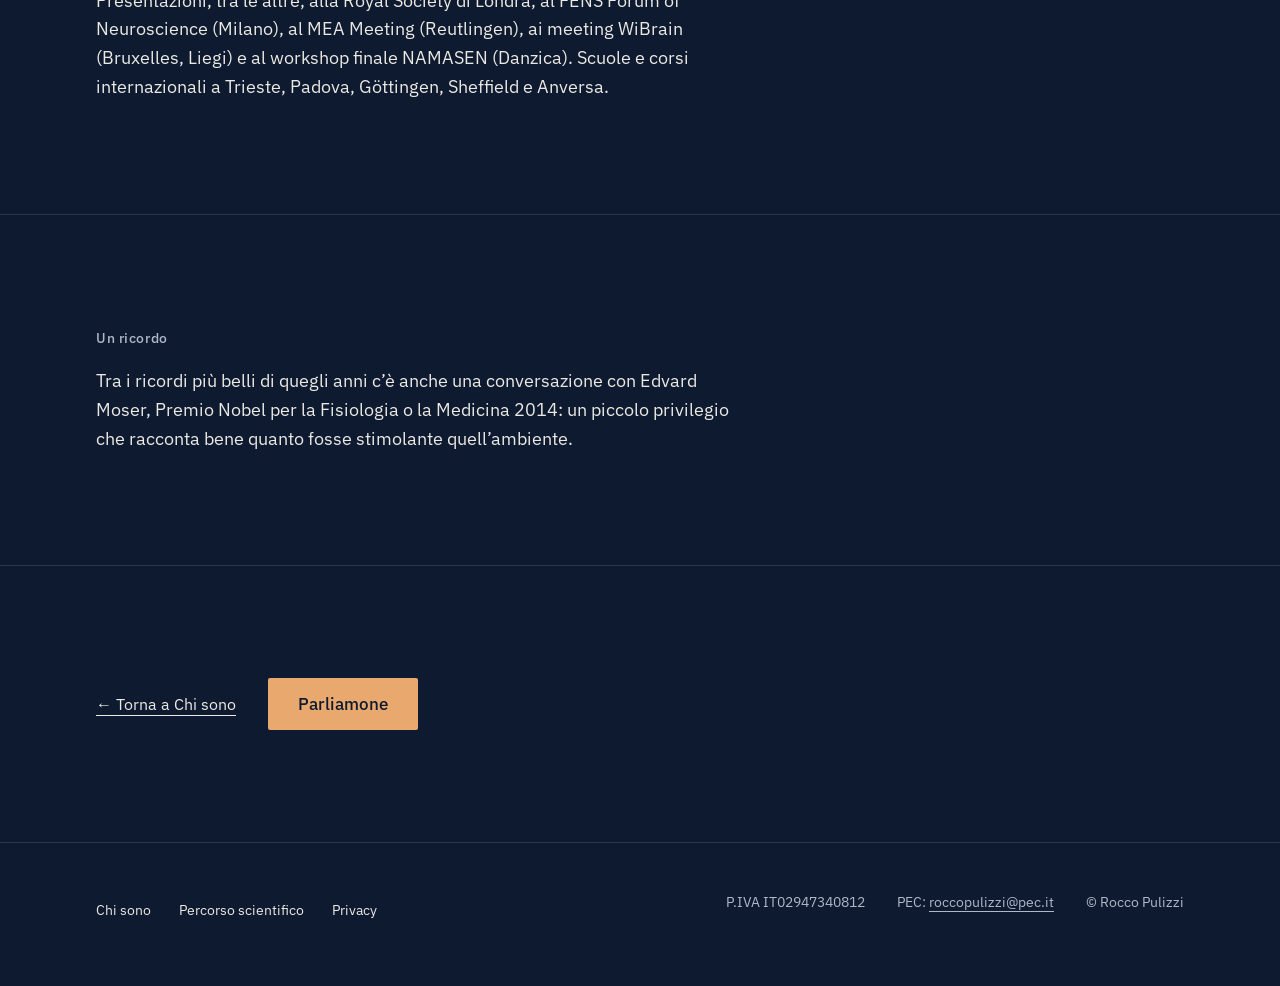
<file: percorso-scientifico.html>
<!doctype html>
<!--
  SITO DI ROCCO PULIZZI — pagina "Percorso scientifico"
  Versione del codice: v1.0.6 (2026-10-13) — favicon; precedente: v0.9.1 (2026-10-10) — aggiunta l'illustrazione del neurone

  COME MODIFICARE UN TESTO
  I testi si trovano tra i segni > e < (per esempio <p ...>Testo</p>).
  Cambia solo le parole, senza toccare ciò che sta dentro i simboli < >.
  I testi approvati sono in 03-CONTENUTI.md: ogni modifica va prima decisa lì.
-->
<html lang="it">
<head>
  <meta charset="utf-8">
  <meta name="viewport" content="width=device-width, initial-scale=1">

  <title>Il percorso scientifico — Rocco Pulizzi</title>
  <meta name="description" content="Prima dell’impresa c’è stata la ricerca: ingegneria biomedica a Pisa, dottorato in neuroscienze ad Anversa, pubblicazioni e conferenze internazionali.">
  <link rel="canonical" href="https://roccopulizzi.it/percorso-scientifico.html">
  <meta name="theme-color" content="#0D1A30">

  <!-- Icona del sito (favicon): monogramma RP. favicon.svg per i browser moderni,
       favicon.ico per quelli vecchi, apple-touch-icon.png per la schermata di iPhone e iPad -->
  <link rel="icon" href="/favicon.svg" type="image/svg+xml">
  <link rel="icon" href="/favicon.ico" sizes="16x16 32x32 48x48">
  <link rel="apple-touch-icon" href="/apple-touch-icon.png">

  <link rel="preload" href="fonts/spectral-latin-300-normal.woff2" as="font" type="font/woff2" crossorigin>
  <link rel="preload" href="fonts/ibm-plex-sans-latin-400-normal.woff2" as="font" type="font/woff2" crossorigin>
  <link rel="stylesheet" href="css/style.css">
  <script>document.documentElement.classList.add('js');</script>
  <script src="js/menu.js" defer></script>
</head>
<body class="pagina">

  <a class="salta" href="#contenuto">Vai al contenuto</a>

  <!-- ===================== TESTATA (nome + menu) ===================== -->
  <header class="testata">
    <a class="testata__nome" href="./">Rocco Pulizzi</a>
    <button class="testata__menu-pulsante" type="button" aria-expanded="false" aria-controls="menu-principale">
      <span class="visually-hidden">Apri il menu</span>
      <span class="testata__menu-icona" aria-hidden="true"></span>
    </button>
    <nav id="menu-principale" class="menu" aria-label="Menu principale">
      <ul>
        <li><a href="./#servizi">Servizi</a></li>
        <li><a href="./#come-lavoro">Come lavoro</a></li>
        <li><a href="chi-sono.html">Chi sono</a></li>
        <li><a class="menu__evidenza" href="./#contatti">Parliamone</a></li>
      </ul>
    </nav>
  </header>

  <main id="contenuto" class="pagina__contenuto">

    <!-- ===================== A. INTRODUZIONE ===================== -->
    <section class="sezione sezione--prima" aria-labelledby="pagina-titolo">
      <div class="sezione__interno intro-neurone">
        <div class="intro-neurone__testo">
        <h1 id="pagina-titolo" class="pagina__titolo">Il percorso scientifico</h1>
        <p class="pagina__intro">Prima dell’impresa c’è stata la ricerca. Tra Pisa e Anversa ho studiato il movimento umano e le reti di neuroni, e ho imparato un modo di lavorare che non ho più lasciato: domande precise, esperimenti rigorosi, risultati verificabili. Poi ho scelto un’altra strada, ma il mondo scientifico resta una parte di me, e sono orgoglioso del contributo che ho potuto dargli.</p>
        </div>
        <!-- Illustrazione stilizzata di un neurone (disegno vettoriale, non una foto): file img/neurone.svg -->
        <img class="intro-neurone__figura" src="img/neurone.svg" width="420" height="1200" alt="Illustrazione stilizzata di un neurone: il corpo cellulare al centro, i dendriti che si ramificano verso l’alto e ai lati, l’assone verso il basso.">
      </div>
    </section>

    <!-- ===================== B. FORMAZIONE E RICERCA ===================== -->
    <section class="sezione" aria-labelledby="formazione-titolo">
      <div class="sezione__interno">
        <h2 id="formazione-titolo" class="sezione__etichetta">Formazione e ricerca</h2>
        <dl class="qualita">
          <div class="qualita__voce">
            <dt>Dottorato di ricerca (2012–2016)</dt>
            <dd>PhD in Biomedical Science – Neuroscience, University of Antwerp (Belgio), laboratorio di Theoretical Neurobiology and Neuroengineering del Prof. Michele Giugliano. Tesi: <em>Network electrophysiology: exploring emerging properties in (dys)functional neuronal circuits in vitro</em>. Studio delle dinamiche di reti neuronali in coltura con matrici di microelettrodi, controllo “closed-loop” e optogenetica. Borsa europea Marie Curie (NAMASEN, Initial Training Network del 7° Programma Quadro); partecipazione a tre progetti di ricerca finanziati dall’Unione Europea.</dd>
          </div>
          <div class="qualita__voce">
            <dt>Laurea specialistica in Ingegneria Biomedica (2012)</dt>
            <dd>Università di Pisa, 110/110. Tesi all’Istituto di Biorobotica della Scuola Superiore Sant’Anna: <em>Analisi di algoritmi di fattorizzazione per l’estrazione di sinergie muscolari</em>.</dd>
          </div>
          <div class="qualita__voce">
            <dt>Laurea triennale in Ingegneria Biomedica (2008)</dt>
            <dd>Università di Pisa. Tesi al Dipartimento di Ingegneria Chimica sul rilascio controllato di farmaci da microsfere polisaccaridiche.</dd>
          </div>
        </dl>
      </div>
    </section>

    <!-- ===================== C. PUBBLICAZIONI ===================== -->
    <!-- Ogni DOI è un link semplice a doi.org, senza tracciamento (D46) -->
    <section class="sezione" aria-labelledby="pubblicazioni-titolo">
      <div class="sezione__interno">
        <h2 id="pubblicazioni-titolo" class="sezione__etichetta">Pubblicazioni</h2>

        <h3 class="pubblicazioni__gruppo">Articoli su riviste internazionali peer-reviewed</h3>
        <ul class="pubblicazioni">
          <li>Pulizzi R., Musumeci G., Van den Haute C., Van De Vijver S., Baekelandt V., Giugliano M. (2016). <em>Brief wide-field photostimuli evoke and modulate oscillatory reverberating activity in cortical networks.</em> <strong>Scientific Reports</strong>, 6. <a href="https://doi.org/10.1038/srep24701" rel="noopener">doi:10.1038/srep24701</a></li>
          <li>Segura I., Lange C., Knevels E., Moskalyuk A., Pulizzi R., et al. (2016). <em>The Oxygen Sensor PHD2 Controls Dendritic Spines and Synapses via Modification of Filamin A.</em> <strong>Cell Reports</strong>, 14(11), 2653–2667. <a href="https://doi.org/10.1016/j.celrep.2016.02.047" rel="noopener">doi:10.1016/j.celrep.2016.02.047</a></li>
          <li>Peelaerts W., Bousset L., Van der Perren A., Moskalyuk A., Pulizzi R., et al. (2015). <em>α-Synuclein strains cause distinct synucleinopathies after local and systemic administration.</em> <strong>Nature</strong>, 522(7556), 340–344. <a href="https://doi.org/10.1038/nature14547" rel="noopener">doi:10.1038/nature14547</a></li>
          <li>Mahmud M., Pulizzi R., Vasilaki E., Giugliano M. (2014). <em>QSpike tools: a generic framework for parallel batch preprocessing of extracellular neuronal signals recorded by substrate microelectrode arrays.</em> <strong>Frontiers in Neuroinformatics</strong>, 8, 1–14. <a href="https://doi.org/10.3389/fninf.2014.00026" rel="noopener">doi:10.3389/fninf.2014.00026</a></li>
          <li>Barbani N., Cristallini C., Pulizzi R., et al. (2009). <em>Preparation and functional characterization of a polysaccharidic matrix microsphere-shaped for controlled drug release.</em> <strong>Journal of Applied Biomaterials &amp; Biomechanics</strong>, 7(1), 54.</li>
        </ul>

        <h3 class="pubblicazioni__gruppo">Capitolo di libro</h3>
        <ul class="pubblicazioni">
          <li>Couto J., Linaro D., Pulizzi R., Giugliano M. (2016). <em>Closed-Loop Methodologies for Cellular Electrophysiology.</em> In: <strong>Closed Loop Neuroscience</strong>, Elsevier. <a href="https://doi.org/10.1016/B978-0-12-802452-2.00013-5" rel="noopener">doi:10.1016/B978-0-12-802452-2.00013-5</a></li>
        </ul>

        <h3 class="pubblicazioni__gruppo">Atti di conferenze peer-reviewed</h3>
        <ul class="pubblicazioni">
          <li>9th MEA Meeting, Reutlingen (2014) — due contributi.</li>
          <li>International Conference on Electrical Engineering and Information &amp; Communication Technology (ICEEICT 2014), IEEE.</li>
        </ul>
      </div>
    </section>

    <!-- ===================== D. CONFERENZE E SCUOLE ===================== -->
    <section class="sezione" aria-labelledby="conferenze-titolo">
      <div class="sezione__interno">
        <h2 id="conferenze-titolo" class="sezione__etichetta">Conferenze e scuole internazionali</h2>
        <p class="pagina__paragrafo">Presentazioni, tra le altre, alla Royal Society di Londra, al FENS Forum of Neuroscience (Milano), al MEA Meeting (Reutlingen), ai meeting WiBrain (Bruxelles, Liegi) e al workshop finale NAMASEN (Danzica). Scuole e corsi internazionali a Trieste, Padova, Göttingen, Sheffield e Anversa.</p>
      </div>
    </section>

    <!-- ===================== E. UN RICORDO ===================== -->
    <section class="sezione" aria-labelledby="ricordo-titolo">
      <div class="sezione__interno">
        <h2 id="ricordo-titolo" class="sezione__etichetta">Un ricordo</h2>
        <p class="pagina__paragrafo">Tra i ricordi più belli di quegli anni c’è anche una conversazione con Edvard Moser, Premio Nobel per la Fisiologia o la Medicina 2014: un piccolo privilegio che racconta bene quanto fosse stimolante quell’ambiente.</p>
      </div>
    </section>

    <!-- ===================== F. CHIUSURA ===================== -->
    <section class="sezione" aria-label="Chiusura">
      <div class="sezione__interno">
        <nav class="chiusura-link" aria-label="Prosegui">
          <a class="link" href="chi-sono.html">← Torna a Chi sono</a>
          <a class="pulsante" href="./#contatti">Parliamone</a>
        </nav>
      </div>
    </section>

  </main>

  <!-- ===================== FOOTER (tutte le pagine) ===================== -->
  <footer class="footer">
    <div class="sezione__interno footer__interno">
      <nav class="footer__menu" aria-label="Pagine del sito">
        <ul>
          <li><a href="chi-sono.html">Chi sono</a></li>
          <li><a href="percorso-scientifico.html" aria-current="page">Percorso scientifico</a></li>
          <li><a href="privacy.html">Privacy</a></li>
        </ul>
      </nav>
      <p class="footer__dati">
        <span>P.IVA IT02947340812</span>
        <span>PEC: <a href="mailto:roccopulizzi@pec.it">roccopulizzi@pec.it</a></span>
        <span>© Rocco Pulizzi</span>
      </p>
    </div>
  </footer>

</body>
</html>
</file>
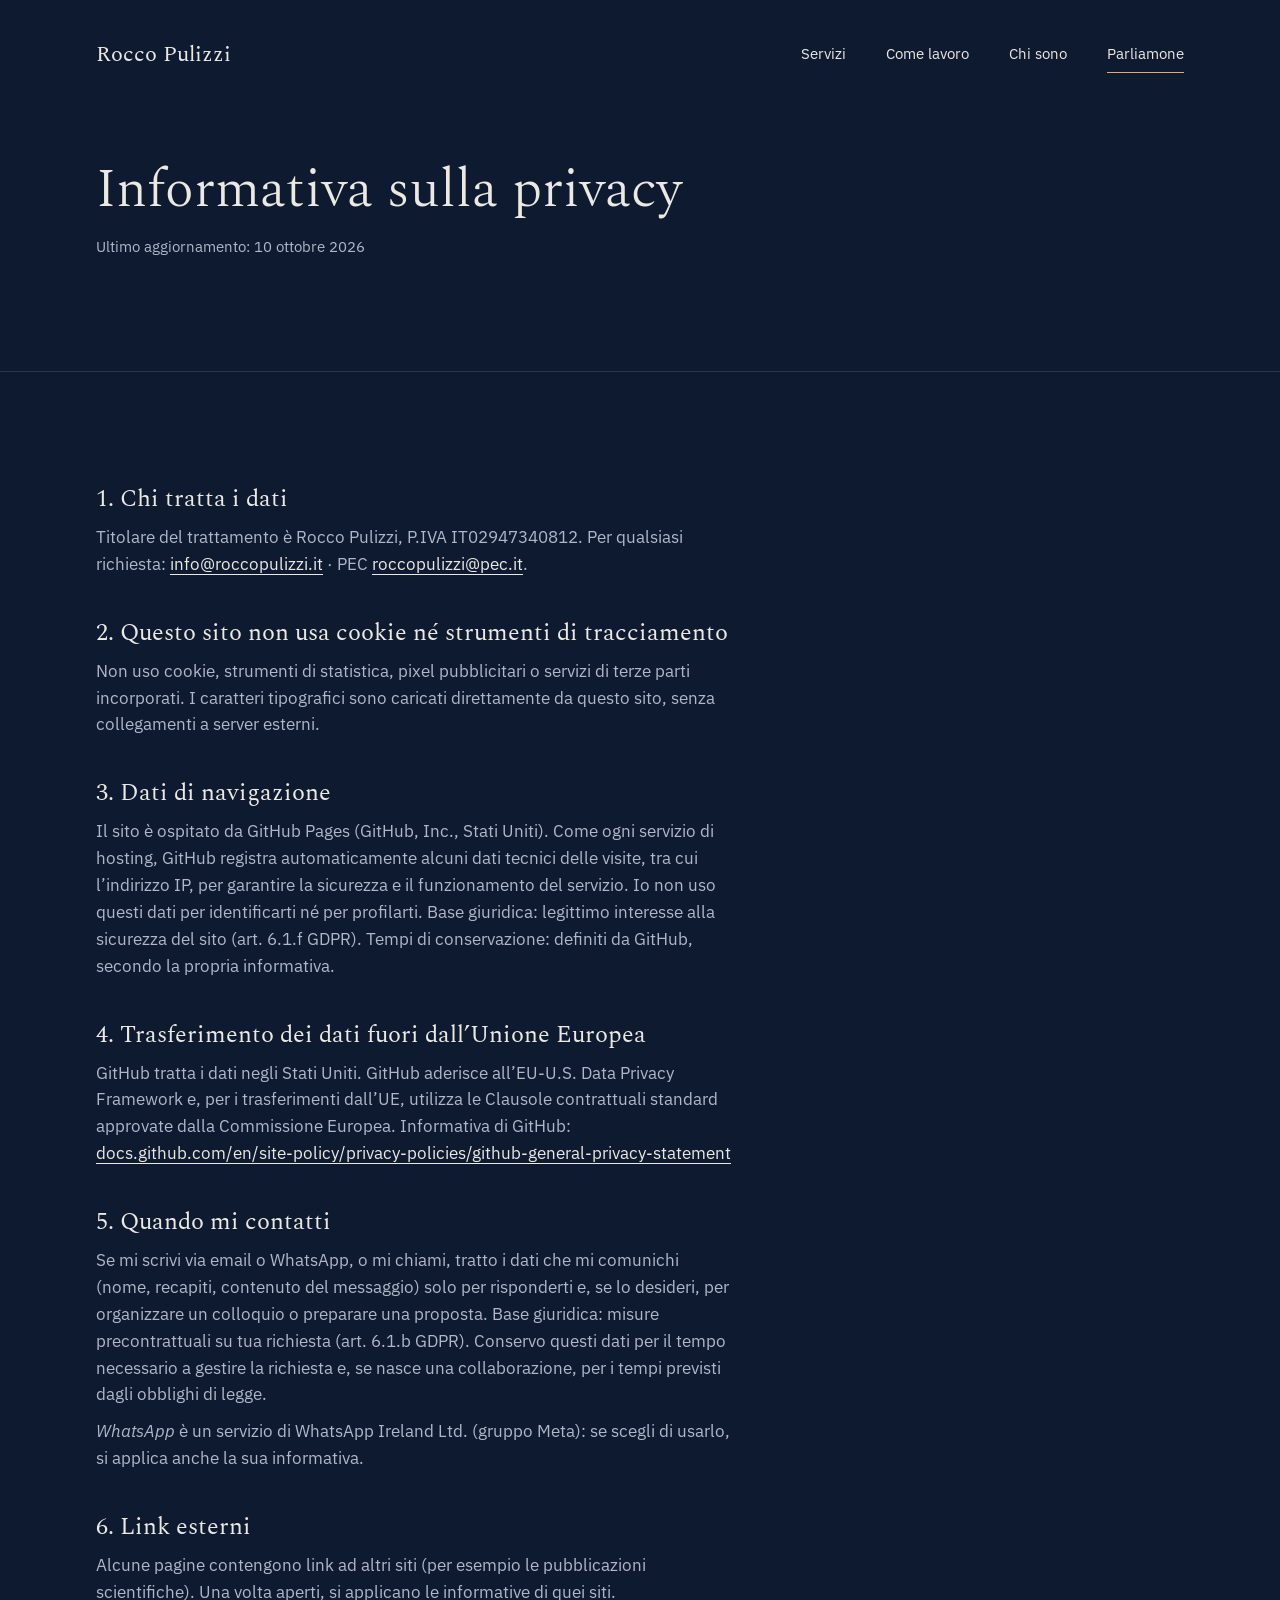
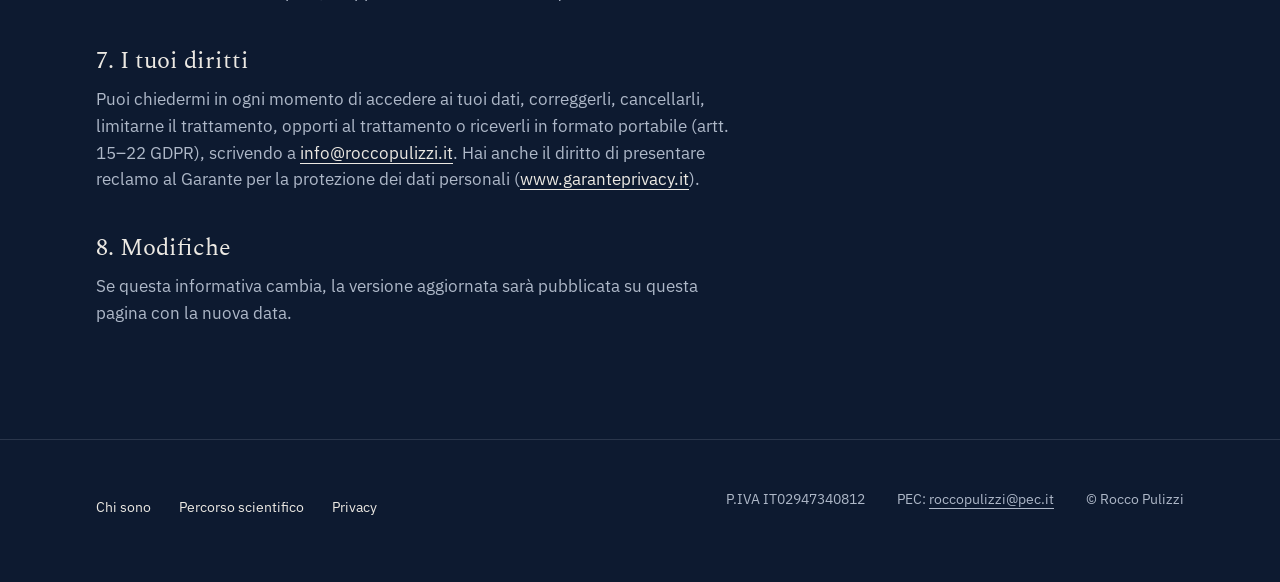
<file: privacy.html>
<!doctype html>
<!--
  SITO DI ROCCO PULIZZI — pagina "Privacy"
  Versione del codice: v1.0.6 (2026-10-13) — favicon; precedente: v1.0 (2026-10-10)

  Se l'informativa cambia, aggiornare la data ("Ultimo aggiornamento") e il
  testo qui e in 03-CONTENUTI.md.
-->
<html lang="it">
<head>
  <meta charset="utf-8">
  <meta name="viewport" content="width=device-width, initial-scale=1">

  <title>Informativa sulla privacy — Rocco Pulizzi</title>
  <meta name="description" content="Informativa sulla privacy del sito roccopulizzi.it: nessun cookie, nessun tracciamento, dati trattati solo per rispondere a chi scrive.">
  <link rel="canonical" href="https://roccopulizzi.it/privacy.html">
  <meta name="robots" content="noindex, follow">
  <meta name="theme-color" content="#0D1A30">

  <!-- Icona del sito (favicon): monogramma RP. favicon.svg per i browser moderni,
       favicon.ico per quelli vecchi, apple-touch-icon.png per la schermata di iPhone e iPad -->
  <link rel="icon" href="/favicon.svg" type="image/svg+xml">
  <link rel="icon" href="/favicon.ico" sizes="16x16 32x32 48x48">
  <link rel="apple-touch-icon" href="/apple-touch-icon.png">

  <link rel="preload" href="fonts/spectral-latin-300-normal.woff2" as="font" type="font/woff2" crossorigin>
  <link rel="preload" href="fonts/ibm-plex-sans-latin-400-normal.woff2" as="font" type="font/woff2" crossorigin>
  <link rel="stylesheet" href="css/style.css">
  <script>document.documentElement.classList.add('js');</script>
  <script src="js/menu.js" defer></script>
</head>
<body class="pagina">

  <a class="salta" href="#contenuto">Vai al contenuto</a>

  <!-- ===================== TESTATA (nome + menu) ===================== -->
  <header class="testata">
    <a class="testata__nome" href="./">Rocco Pulizzi</a>
    <button class="testata__menu-pulsante" type="button" aria-expanded="false" aria-controls="menu-principale">
      <span class="visually-hidden">Apri il menu</span>
      <span class="testata__menu-icona" aria-hidden="true"></span>
    </button>
    <nav id="menu-principale" class="menu" aria-label="Menu principale">
      <ul>
        <li><a href="./#servizi">Servizi</a></li>
        <li><a href="./#come-lavoro">Come lavoro</a></li>
        <li><a href="chi-sono.html">Chi sono</a></li>
        <li><a class="menu__evidenza" href="./#contatti">Parliamone</a></li>
      </ul>
    </nav>
  </header>

  <main id="contenuto" class="pagina__contenuto">

    <section class="sezione sezione--prima" aria-labelledby="pagina-titolo">
      <div class="sezione__interno">
        <h1 id="pagina-titolo" class="pagina__titolo">Informativa sulla privacy</h1>
        <p class="privacy__data">Ultimo aggiornamento: 10 ottobre 2026</p>
      </div>
    </section>

    <!-- Testo informativo ai sensi dell'art. 13 GDPR (approvato — D46) -->
    <section class="sezione privacy" aria-label="Informativa">
      <div class="sezione__interno">

        <h2>1. Chi tratta i dati</h2>
        <p>Titolare del trattamento è Rocco Pulizzi, P.IVA IT02947340812. Per qualsiasi richiesta: <a href="mailto:info@roccopulizzi.it">info@roccopulizzi.it</a> · PEC <a href="mailto:roccopulizzi@pec.it">roccopulizzi@pec.it</a>.</p>

        <h2>2. Questo sito non usa cookie né strumenti di tracciamento</h2>
        <p>Non uso cookie, strumenti di statistica, pixel pubblicitari o servizi di terze parti incorporati. I caratteri tipografici sono caricati direttamente da questo sito, senza collegamenti a server esterni.</p>

        <h2>3. Dati di navigazione</h2>
        <p>Il sito è ospitato da GitHub Pages (GitHub, Inc., Stati Uniti). Come ogni servizio di hosting, GitHub registra automaticamente alcuni dati tecnici delle visite, tra cui l’indirizzo IP, per garantire la sicurezza e il funzionamento del servizio. Io non uso questi dati per identificarti né per profilarti. Base giuridica: legittimo interesse alla sicurezza del sito (art. 6.1.f GDPR). Tempi di conservazione: definiti da GitHub, secondo la propria informativa.</p>

        <h2>4. Trasferimento dei dati fuori dall’Unione Europea</h2>
        <p>GitHub tratta i dati negli Stati Uniti. GitHub aderisce all’EU-U.S. Data Privacy Framework e, per i trasferimenti dall’UE, utilizza le Clausole contrattuali standard approvate dalla Commissione Europea. Informativa di GitHub: <a href="https://docs.github.com/en/site-policy/privacy-policies/github-general-privacy-statement" rel="noopener">docs.github.com/en/site-policy/privacy-policies/github-general-privacy-statement</a></p>

        <h2>5. Quando mi contatti</h2>
        <p>Se mi scrivi via email o WhatsApp, o mi chiami, tratto i dati che mi comunichi (nome, recapiti, contenuto del messaggio) solo per risponderti e, se lo desideri, per organizzare un colloquio o preparare una proposta. Base giuridica: misure precontrattuali su tua richiesta (art. 6.1.b GDPR). Conservo questi dati per il tempo necessario a gestire la richiesta e, se nasce una collaborazione, per i tempi previsti dagli obblighi di legge.</p>
        <p><em>WhatsApp</em> è un servizio di WhatsApp Ireland Ltd. (gruppo Meta): se scegli di usarlo, si applica anche la sua informativa.</p>

        <h2>6. Link esterni</h2>
        <p>Alcune pagine contengono link ad altri siti (per esempio le pubblicazioni scientifiche). Una volta aperti, si applicano le informative di quei siti.</p>

        <h2>7. I tuoi diritti</h2>
        <p>Puoi chiedermi in ogni momento di accedere ai tuoi dati, correggerli, cancellarli, limitarne il trattamento, opporti al trattamento o riceverli in formato portabile (artt. 15–22 GDPR), scrivendo a <a href="mailto:info@roccopulizzi.it">info@roccopulizzi.it</a>. Hai anche il diritto di presentare reclamo al Garante per la protezione dei dati personali (<a href="https://www.garanteprivacy.it" rel="noopener">www.garanteprivacy.it</a>).</p>

        <h2>8. Modifiche</h2>
        <p>Se questa informativa cambia, la versione aggiornata sarà pubblicata su questa pagina con la nuova data.</p>

      </div>
    </section>

  </main>

  <!-- ===================== FOOTER (tutte le pagine) ===================== -->
  <footer class="footer">
    <div class="sezione__interno footer__interno">
      <nav class="footer__menu" aria-label="Pagine del sito">
        <ul>
          <li><a href="chi-sono.html">Chi sono</a></li>
          <li><a href="percorso-scientifico.html">Percorso scientifico</a></li>
          <li><a href="privacy.html" aria-current="page">Privacy</a></li>
        </ul>
      </nav>
      <p class="footer__dati">
        <span>P.IVA IT02947340812</span>
        <span>PEC: <a href="mailto:roccopulizzi@pec.it">roccopulizzi@pec.it</a></span>
        <span>© Rocco Pulizzi</span>
      </p>
    </div>
  </footer>

</body>
</html>
</file>
<file: css/style.css>
/* =====================================================================
   SITO DI ROCCO PULIZZI — foglio di stile
   Versione del codice: v1.0.1 (2026-10-10)

   Identità visiva "A · Crepuscolo" (decisione D53).
   Impostazione "prima il telefono": le regole di base valgono per
   lo schermo piccolo; più in basso ci sono le aggiunte per schermi grandi.
   ===================================================================== */


/* ---------- 1. CARATTERI (ospitati dentro il sito, decisione D12) ---------- */

@font-face {
  font-family: "Spectral";
  src: url("../fonts/spectral-latin-300-normal.woff2") format("woff2");
  font-weight: 300;
  font-style: normal;
  font-display: swap;
}
@font-face {
  font-family: "Spectral";
  src: url("../fonts/spectral-latin-400-normal.woff2") format("woff2");
  font-weight: 400;
  font-style: normal;
  font-display: swap;
}
@font-face {
  font-family: "IBM Plex Sans";
  src: url("../fonts/ibm-plex-sans-latin-400-normal.woff2") format("woff2");
  font-weight: 400;
  font-style: normal;
  font-display: swap;
}
@font-face {
  font-family: "IBM Plex Sans";
  src: url("../fonts/ibm-plex-sans-latin-400-italic.woff2") format("woff2");
  font-weight: 400;
  font-style: italic;
  font-display: swap;
}
@font-face {
  font-family: "IBM Plex Sans";
  src: url("../fonts/ibm-plex-sans-latin-500-normal.woff2") format("woff2");
  font-weight: 500;
  font-style: normal;
  font-display: swap;
}


/* ---------- 2. COLORI E MISURE (cambiandoli qui, cambiano in tutto il sito) ---------- */

:root {
  --blu-notte: #0D1A30;        /* fondo */
  --calcare: #ECE9E3;          /* testo principale */
  --foschia: #AEB8C8;          /* testo secondario, solo su fondo pieno */
  --tramonto: #E9A86E;         /* solo per le azioni (pulsanti) */

  --font-titoli: "Spectral", Georgia, "Times New Roman", serif;
  --font-testo: "IBM Plex Sans", "Helvetica Neue", Arial, sans-serif;

  --margine: 24px;             /* margine laterale su telefono */
}


/* ---------- 3. BASE ---------- */

*,
*::before,
*::after { box-sizing: border-box; }

html { -webkit-text-size-adjust: 100%; }

body {
  margin: 0;
  background: var(--blu-notte);
  color: var(--calcare);
  font-family: var(--font-testo);
  font-size: 1rem;
  line-height: 1.55;
  -webkit-font-smoothing: antialiased;
}

img { display: block; max-width: 100%; height: auto; }

a { color: var(--calcare); }

/* Contorno ben visibile per chi naviga con la tastiera */
:focus-visible {
  outline: 2px solid var(--tramonto);
  outline-offset: 3px;
}

/* Testo letto solo dai lettori di schermo */
.visually-hidden {
  position: absolute !important;
  width: 1px; height: 1px;
  overflow: hidden;
  clip: rect(0 0 0 0);
  white-space: nowrap;
}

/* Collegamento "Vai al contenuto": appare solo con la tastiera */
.salta {
  position: absolute;
  left: var(--margine);
  top: -100px;
  z-index: 100;
  padding: 10px 16px;
  background: var(--calcare);
  color: var(--blu-notte);
}
.salta:focus { top: 12px; }


/* ---------- 4. TESTATA E MENU (telefono) ---------- */

.testata {
  position: relative;
  z-index: 10;
  display: flex;
  flex-wrap: wrap;
  align-items: center;
  justify-content: space-between;
  padding: 16px var(--margine);
}

.testata__nome {
  font-family: var(--font-titoli);
  font-weight: 400;
  font-size: 1.2rem;
  text-decoration: none;
}

/* Pulsante del menu (due linee) */
.testata__menu-pulsante {
  display: none;               /* compare solo se lo script è attivo */
  position: relative;
  width: 44px;
  height: 44px;
  padding: 0;
  border: 0;
  background: none;
  color: var(--calcare);
  cursor: pointer;
}
.testata__menu-icona::before,
.testata__menu-icona::after {
  content: "";
  position: absolute;
  right: 11px;
  width: 22px;
  height: 1.5px;
  background: currentColor;
}
.testata__menu-icona::before { top: 18px; }
.testata__menu-icona::after { top: 25px; }

.menu ul {
  display: flex;
  flex-wrap: wrap;
  gap: 4px 24px;
  margin: 0;
  padding: 8px 0 0;
  list-style: none;
}
.menu a {
  display: inline-block;
  padding: 10px 0;
  font-size: 0.95rem;
  text-decoration: none;
}
.menu__evidenza {
  border-bottom: 1px solid var(--tramonto);
}

/* Con lo script attivo il menu si apre e chiude con il pulsante */
.js .testata__menu-pulsante { display: block; }
.js .menu { display: none; width: 100%; }
.js .menu.is-aperto { display: block; }
.js .menu ul { flex-direction: column; gap: 0; padding: 12px 0 8px; }
.js .menu a { font-size: 1.05rem; padding: 12px 0; }


/* ---------- 5. APERTURA (telefono) ---------- */

.apertura {
  position: relative;
  display: flex;
  flex-direction: column;
  min-height: calc(100svh - 76px);  /* riempie lo schermo sotto la testata */
}

.apertura__testo {
  padding: 16px var(--margine) 0;
  max-width: 40rem;
}

.apertura h1 {
  margin: 0;
  font-family: var(--font-titoli);
  font-weight: 300;
  font-size: clamp(2rem, 8.6vw, 2.6rem);
  line-height: 1.12;
  letter-spacing: -0.005em;
}

.apertura__sottotitolo {
  margin: 18px 0 0;
  color: var(--foschia);
  font-size: 1rem;
}

.apertura__azioni {
  display: flex;
  flex-wrap: wrap;
  align-items: center;
  gap: 16px 28px;
  margin-top: 26px;
}

/* Pulsante principale "Parliamone" */
.pulsante {
  display: inline-flex;
  align-items: center;
  justify-content: center;
  min-height: 52px;
  padding: 0 30px;
  border-radius: 2px;
  background: var(--tramonto);
  color: var(--blu-notte);
  font-weight: 500;
  font-size: 1.05rem;
  text-decoration: none;
}
.pulsante:hover { background: #F0B784; }

/* Link secondario "Scopri i servizi" */
.link {
  padding: 12px 0;
  text-underline-offset: 5px;
}
.link:hover { color: var(--tramonto); }

.apertura__nota {
  margin: 12px 0 0;
  color: var(--foschia);
  font-size: 0.85rem;
}

/* Firma su due righe */
.firma {
  display: flex;
  flex-direction: column;
  gap: 2px;
  margin: 28px var(--margine) 0;
}
.firma__nome {
  font-family: var(--font-titoli);
  font-size: 1.05rem;
}
.firma__ruoli {
  color: var(--foschia);
  font-size: 0.85rem;
  letter-spacing: 0.02em;
}

/* Foto: su telefono è una fascia in fondo all'apertura */
.apertura__foto {
  margin-top: auto;
  padding-top: 32px;
}
.apertura__foto img {
  width: 100%;
  height: 220px;
  object-fit: cover;
  object-position: 18% 66%;    /* inquadra il monte e l'orizzonte */
}

.apertura__velatura { display: none; }


/* ---------- 5b. SEZIONI DI CONTENUTO (telefono) ---------- */

/* Impostazione comune a tutte le sezioni dopo l'apertura */
.sezione {
  padding: 64px 0;
  border-top: 1px solid rgba(174, 184, 200, 0.18);   /* filo sottile di separazione */
}
/* Il contenuto parte dallo stesso margine sinistro dell'apertura,
   così tutta la pagina resta allineata; oltre una certa larghezza
   non si allarga più, per non avere righe troppo lunghe. */
.sezione__interno {
  max-width: calc(72rem + 2 * var(--margine));
  padding: 0 var(--margine);
}

/* Titolo della sezione: piccolo, serve da orientamento */
.sezione__etichetta {
  margin: 0;
  font-family: var(--font-testo);
  font-weight: 500;
  font-size: 0.9rem;
  letter-spacing: 0.04em;
  color: var(--foschia);
}

/* Frase di introduzione: è il vero titolo visivo della sezione */
.sezione__intro {
  margin: 14px 0 0;
  max-width: 30ch;
  font-family: var(--font-titoli);
  font-weight: 300;
  font-size: clamp(1.75rem, 6.4vw, 2.1rem);
  line-height: 1.18;
}

/* Elenco dei servizi */
.servizi__elenco {
  display: flex;
  flex-direction: column;
  gap: 36px;
  margin: 44px 0 0;
  padding: 0;
  list-style: none;
}
.servizi__voce {
  padding-top: 20px;
  border-top: 1px solid rgba(174, 184, 200, 0.35);
}
.servizi__voce h3 {
  margin: 0;
  font-family: var(--font-titoli);
  font-weight: 400;
  font-size: 1.4rem;
  line-height: 1.25;
}
.servizi__voce p {
  margin: 12px 0 0;
  max-width: 38rem;
  color: var(--foschia);
}


/* Come lavoro: le quattro fasi */
.fasi {
  display: flex;
  flex-direction: column;
  gap: 32px;
  margin: 44px 0 0;
  padding: 0;
  list-style: none;
  counter-reset: fase;
}
.fase {
  position: relative;
  padding: 20px 0 0 56px;
  border-top: 1px solid rgba(174, 184, 200, 0.35);
}
/* Il numero della fase, nel carattere dei titoli */
.fase__numero {
  position: absolute;
  left: 0;
  top: 16px;
  font-family: var(--font-titoli);
  font-weight: 300;
  font-size: 2rem;
  line-height: 1;
  color: var(--foschia);
}
.fase h3 {
  margin: 0;
  font-family: var(--font-titoli);
  font-weight: 400;
  font-size: 1.3rem;
  line-height: 1.25;
}
.fase p {
  margin: 10px 0 0;
  max-width: 34rem;
  color: var(--foschia);
}

/* Blocchi trasversali ("In ogni fase", "Una rete di persone") */
.trasversali {
  display: flex;
  flex-direction: column;
  gap: 32px;
  margin-top: 56px;
}
.trasversale {
  padding-top: 20px;
  border-top: 1px solid rgba(174, 184, 200, 0.35);
}
.trasversale h3 {
  margin: 0;
  font-family: var(--font-testo);
  font-weight: 500;
  font-size: 0.9rem;
  letter-spacing: 0.04em;
  color: var(--foschia);
}
.trasversale p {
  margin: 10px 0 0;
  max-width: 34rem;
  font-size: 1.05rem;
  line-height: 1.55;
}

/* Chiusura della sezione con l'invito */
.chiusura {
  margin-top: 56px;
  padding-top: 28px;
  border-top: 1px solid rgba(174, 184, 200, 0.35);
}
.chiusura__frase {
  margin: 0 0 8px;
  max-width: 30ch;
  font-family: var(--font-titoli);
  font-weight: 300;
  font-size: clamp(1.5rem, 5.6vw, 1.9rem);
  line-height: 1.22;
}


/* Il metodo, messo alla prova: il mantra in grande */
.mantra {
  margin: 28px 0 0;
  padding: 0;
}
.mantra p {
  margin: 0;
  max-width: 22ch;
  font-family: var(--font-titoli);
  font-weight: 300;
  font-size: clamp(1.9rem, 7.2vw, 2.4rem);
  line-height: 1.18;
  text-indent: -0.45em;          /* la virgoletta sporge: la prima lettera resta allineata */
}

.metodo__colonne {
  display: flex;
  flex-direction: column;
  gap: 32px;
  margin-top: 48px;
}
.metodo__blocco {
  padding-top: 20px;
  border-top: 1px solid rgba(174, 184, 200, 0.35);
}
.metodo__blocco h3 {
  margin: 0;
  font-family: var(--font-titoli);
  font-weight: 400;
  font-size: 1.3rem;
  line-height: 1.25;
}
.metodo__blocco p {
  margin: 12px 0 0;
  max-width: 36rem;
  color: var(--foschia);
}


/* Chi sono (anteprima): foto e testo */
.chi-sono__interno {
  display: flex;
  flex-direction: column;
  gap: 28px;
}
.chi-sono__foto img {
  width: 100%;
  max-width: 420px;
  height: auto;                  /* foto intera, senza ritagli: si vede anche il taccuino */
}
.chi-sono__paragrafo {
  margin: 14px 0 0;
  max-width: 34rem;
  font-family: var(--font-titoli);
  font-weight: 300;
  font-size: clamp(1.35rem, 5vw, 1.6rem);
  line-height: 1.35;
}
.chi-sono__link {
  display: inline-block;
  margin-top: 18px;
}


/* Contatti */
.contatti__testo {
  margin: 20px 0 0;
  max-width: 34rem;
  font-size: 1.05rem;
  line-height: 1.6;
}
.recapiti {
  display: flex;
  flex-direction: column;
  margin: 36px 0 0;
  padding: 0;
  list-style: none;
  border-top: 1px solid rgba(174, 184, 200, 0.35);
}
.recapito {
  display: flex;
  flex-direction: column;
  gap: 2px;
  padding: 18px 0;
  border-bottom: 1px solid rgba(174, 184, 200, 0.35);
}
.recapito__etichetta {
  font-size: 0.85rem;
  letter-spacing: 0.04em;
  color: var(--foschia);
}
.recapito__link {
  display: inline-block;
  padding: 4px 0;                /* area di tocco comoda */
  font-family: var(--font-titoli);
  font-size: 1.45rem;
  line-height: 1.3;
  text-decoration: none;
  overflow-wrap: anywhere;       /* l'indirizzo email va a capo se serve */
}
.recapito__link:hover { color: var(--tramonto); text-decoration: underline; text-underline-offset: 5px; }
.contatti__riga {
  margin: 28px 0 0;
  font-size: 0.95rem;
  color: var(--foschia);
}

/* Footer */
.footer {
  padding: 40px 0 48px;
  border-top: 1px solid rgba(174, 184, 200, 0.18);
  font-size: 0.9rem;
  color: var(--foschia);
}
.footer__interno {
  display: flex;
  flex-direction: column;
  gap: 24px;
}
.footer__menu ul {
  display: flex;
  flex-wrap: wrap;
  gap: 4px 28px;
  margin: 0;
  padding: 0;
  list-style: none;
}
.footer__menu a {
  display: inline-block;
  padding: 8px 0;
  color: var(--calcare);
  text-decoration: none;
}
.footer__menu a:hover { text-decoration: underline; text-underline-offset: 5px; }
.footer__dati {
  display: flex;
  flex-direction: column;
  gap: 6px;
  margin: 0;
}
.footer__dati a { color: var(--foschia); text-underline-offset: 4px; }
.footer__dati a:hover { color: var(--calcare); }


/* ---------- 5c. PAGINE SECONDARIE (Chi sono, Percorso scientifico, Privacy) ---------- */

.sezione--prima { border-top: 0; padding-top: 24px; }

.pagina__titolo {
  margin: 0;
  font-family: var(--font-titoli);
  font-weight: 300;
  font-size: clamp(2.4rem, 9vw, 3rem);
  line-height: 1.08;
}
.pagina__intro {
  margin: 24px 0 0;
  max-width: 36rem;
  font-family: var(--font-titoli);
  font-weight: 300;
  font-size: clamp(1.25rem, 4.6vw, 1.45rem);
  line-height: 1.4;
}
.pagina__paragrafo {
  margin: 18px 0 0;
  max-width: 36rem;
  font-size: 1.05rem;
  line-height: 1.6;
}

/* Linea del tempo */
.tappe {
  margin: 28px 0 0;
  padding: 0;
  list-style: none;
  border-top: 1px solid rgba(174, 184, 200, 0.35);
}
.tappa {
  display: flex;
  flex-direction: column;
  gap: 4px;
  padding: 16px 0;
  border-bottom: 1px solid rgba(174, 184, 200, 0.35);
}
.tappa__anno {
  font-family: var(--font-titoli);
  font-size: 1.25rem;
  line-height: 1.2;
}
.tappa__testo { max-width: 36rem; color: var(--foschia); }
.tappa__link { display: inline-block; margin-top: 6px; padding: 6px 0; color: var(--calcare); font-size: 0.95rem; }

/* Il mio modo di lavorare (elenco titolo + descrizione) */
.qualita {
  margin: 28px 0 0;
  border-top: 1px solid rgba(174, 184, 200, 0.35);
}
.qualita__voce {
  padding: 18px 0;
  border-bottom: 1px solid rgba(174, 184, 200, 0.35);
}
.qualita dt {
  font-family: var(--font-titoli);
  font-size: 1.3rem;
  line-height: 1.25;
}
.qualita dd {
  margin: 8px 0 0;
  max-width: 36rem;
  color: var(--foschia);
}

/* Chi sono: introduzione con la foto agli specchi */
.intro-foto { display: flex; flex-direction: column; gap: 28px; }
.intro-foto__foto { order: -1; }                 /* su telefono la foto sta sopra il titolo */
.intro-foto__foto img { width: 100%; max-width: 520px; height: auto; }

/* Oltre il lavoro: foto */
.oltre__interno { display: flex; flex-direction: column; gap: 28px; }
.oltre__foto img { width: 100%; max-width: 520px; height: auto; }

.chiusura--pagina { margin-top: 0; padding-top: 0; border-top: 0; }

/* Percorso scientifico: illustrazione del neurone accanto all'introduzione */
.intro-neurone { display: flex; flex-direction: column; gap: 8px; }
.intro-neurone__figura {
  width: auto;
  height: 420px;                  /* su telefono: sotto il testo, più piccola */
  margin: 8px 0 0;
  opacity: 0.95;
}

/* Percorso scientifico: pubblicazioni */
.pubblicazioni__gruppo {
  margin: 28px 0 0;
  font-family: var(--font-titoli);
  font-weight: 400;
  font-size: 1.3rem;
  line-height: 1.25;
}
.pubblicazioni {
  margin: 12px 0 0;
  padding: 0;
  list-style: none;
  border-top: 1px solid rgba(174, 184, 200, 0.35);
}
.pubblicazioni li {
  padding: 14px 0;
  max-width: 44rem;
  border-bottom: 1px solid rgba(174, 184, 200, 0.35);
  color: var(--foschia);
  font-size: 0.95rem;
  line-height: 1.55;
  overflow-wrap: anywhere;       /* i DOI lunghi vanno a capo senza sbordare */
}
.pubblicazioni em { color: var(--calcare); font-style: italic; }
.pubblicazioni strong { font-weight: 500; color: var(--calcare); }
.pubblicazioni a { color: var(--calcare); text-underline-offset: 4px; }
.pubblicazioni a:hover { color: var(--tramonto); }

/* Chiusura con due link (Percorso scientifico) */
.chiusura-link {
  display: flex;
  flex-wrap: wrap;
  align-items: center;
  gap: 16px 32px;
}

/* Privacy */
.privacy__data { margin: 16px 0 0; color: var(--foschia); font-size: 0.95rem; }
.privacy h2 {
  margin: 32px 0 0;
  font-family: var(--font-titoli);
  font-weight: 400;
  font-size: 1.35rem;
  line-height: 1.25;
}
.privacy h2:first-child { margin-top: 0; }
.privacy p { margin: 10px 0 0; max-width: 40rem; line-height: 1.6; color: var(--foschia); }
.privacy a { color: var(--calcare); text-underline-offset: 4px; overflow-wrap: anywhere; }
.privacy a:hover { color: var(--tramonto); }


/* ---------- 6. SCHERMI GRANDI (da 1100 px di larghezza) ---------- */

@media (min-width: 1100px) {

  :root { --margine: 96px; }

  /* La testata si appoggia sopra la foto */
  .testata {
    position: absolute;
    top: 0; left: 0; right: 0;
    padding: 36px var(--margine);
    flex-wrap: nowrap;
  }
  .testata__nome { font-size: 1.4rem; }
  .js .testata__menu-pulsante { display: none; }
  .js .menu, .menu { display: block; width: auto; }
  .js .menu ul, .menu ul { flex-direction: row; gap: 40px; padding: 0; }
  .js .menu a, .menu a { font-size: 0.95rem; padding: 6px 0; }

  /* L'apertura occupa tutto lo schermo; la foto fa da sfondo */
  .apertura {
    min-height: 100vh;
    min-height: 100svh;
    overflow: hidden;
  }

  .apertura__foto {
    position: absolute;
    inset: 0;
    z-index: 0;
    margin: 0;
    padding: 0;
  }
  .apertura__foto img {
    width: 100%;
    height: 100%;
    object-fit: cover;
    object-position: center 30%;  /* orizzonte a circa il 70% dell’altezza dello schermo */
  }

  /* Velatura: scura in alto a sinistra (dietro il testo), sfuma verso
     destra e verso il basso; leggera ombra sul bordo inferiore (firma). */
  .apertura__velatura {
    display: block;
    position: absolute;
    inset: 0;
    z-index: 1;
    background:
      radial-gradient(ellipse 72% 78% at 0% 0%,
        rgba(13, 26, 48, 0.94) 0%,
        rgba(13, 26, 48, 0.90) 62%,
        rgba(13, 26, 48, 0) 100%),
      linear-gradient(to top,
        rgba(13, 26, 48, 0.90) 0%,
        rgba(13, 26, 48, 0) 20%);
  }

  .apertura__testo,
  .firma {
    position: relative;
    z-index: 2;
  }

  /* Seconda velatura, "attaccata" al blocco di testo: lo segue su ogni
     schermo, così il testo resta leggibile anche dove il cielo è chiaro,
     e sfuma prima di raggiungere il monte e l'orizzonte. */
  .apertura__testo::before {
    content: "";
    position: absolute;
    z-index: -1;
    top: -60px;
    right: -160px;
    bottom: -150px;
    left: 0;
    background: radial-gradient(ellipse 66% 50% at 34% 50%,
      rgba(13, 26, 48, 0.88) 0%,
      rgba(13, 26, 48, 0.80) 55%,
      rgba(13, 26, 48, 0) 100%);
    pointer-events: none;
  }
  .apertura__testo > * { position: relative; }

  .apertura__testo {
    max-width: none;
    padding: clamp(112px, 15vh, 136px) var(--margine) 0;
  }
  /* Il titolo si adatta sia alla larghezza sia all'altezza dello schermo,
     così il testo resta sempre nella parte scura del cielo */
  .apertura h1 {
    max-width: 50rem;
    font-size: clamp(2.5rem, min(3.75vw, 6.2vh), 3.4rem);
    line-height: 1.08;
  }
  .apertura__sottotitolo { max-width: 40rem; margin-top: 18px; font-size: 1.125rem; line-height: 1.6; }
  .apertura__azioni { margin-top: 24px; gap: 32px; }
  .link { font-size: 1rem; }

  /* Sopra la foto i testi secondari sono color calcare (leggibilità, E6) */
  .apertura__sottotitolo,
  .apertura__nota,
  .firma__ruoli { color: var(--calcare); }
  .apertura__nota { margin-top: 14px; font-size: 0.875rem; }

  .firma {
    position: absolute;
    left: var(--margine);
    bottom: 52px;
    margin: 0;
    gap: 6px;
  }
  .firma__nome { font-size: 1.125rem; }
  .firma__ruoli { font-size: 0.875rem; }
}


/* ---------- 6b. SEZIONI DI CONTENUTO (schermi grandi) ---------- */

@media (min-width: 1100px) {
  .sezione { padding: 112px 0; }
  .sezione__intro { font-size: 2.4rem; }
}

/* Le tre colonne solo da 1280 px: sotto, le righe sarebbero troppo corte */
@media (min-width: 1280px) {
  /* I tre servizi affiancati, in colonne uguali */
  .servizi__elenco {
    display: grid;
    grid-template-columns: repeat(3, minmax(0, 1fr));
    gap: 48px;
    margin-top: 64px;
  }
  .servizi__voce { padding-top: 24px; }
  .servizi__voce h3 { font-size: 1.5rem; min-height: 2.5em; }  /* titoli allineati anche se su due righe */
  .servizi__voce p { margin-top: 16px; }
}

/* Schermi medi (tablet, portatili piccoli): i tre servizi restano
   uno sotto l'altro, con righe di lunghezza comoda */
@media (min-width: 700px) and (max-width: 1279px) {
  .sezione { padding: 88px 0; }
  .servizi__voce p { max-width: 40rem; }
}


/* Come lavoro su schermi grandi: fasi in due colonne, blocchi affiancati */
@media (min-width: 1100px) {
  .fasi {
    display: grid;
    grid-template-columns: repeat(2, minmax(0, 1fr));
    gap: 40px 64px;
    margin-top: 64px;
  }
  .fase { padding: 24px 0 0 64px; }
  .fase__numero { top: 20px; font-size: 2.4rem; }
  .fase h3 { font-size: 1.4rem; }
  .fase p { margin-top: 12px; }

  .trasversali {
    display: grid;
    grid-template-columns: repeat(2, minmax(0, 1fr));
    gap: 64px;
    margin-top: 72px;
  }
  .trasversale { padding-top: 24px; }

  .chiusura {
    display: grid;
    grid-template-columns: minmax(0, 1fr) auto;
    grid-template-areas: "frase azioni" "frase nota";
    align-items: start;
    gap: 8px 64px;
    margin-top: 72px;
    padding-top: 32px;
  }
  .chiusura__frase { grid-area: frase; margin: 0; font-size: 2rem; }
  .chiusura .apertura__azioni { grid-area: azioni; margin-top: 6px; }
  .chiusura .apertura__nota { grid-area: nota; margin-top: 0; }
}


/* Il metodo su schermi grandi */
@media (min-width: 1100px) {
  .mantra { margin-top: 36px; }
  .mantra p { font-size: 3rem; max-width: 20ch; }
  .metodo__colonne {
    display: grid;
    grid-template-columns: repeat(2, minmax(0, 1fr));
    gap: 64px;
    margin-top: 72px;
  }
  .metodo__blocco { padding-top: 24px; }
  .metodo__blocco h3 { font-size: 1.4rem; }
  .metodo__blocco p { margin-top: 14px; }
}


/* Chi sono su schermi grandi: testo a sinistra, foto a destra */
@media (min-width: 1100px) {
  .chi-sono__interno {
    display: grid;
    grid-template-columns: minmax(0, 1fr) 480px;
    gap: 96px;
    align-items: center;
  }
  .chi-sono__foto { order: 2; }
  .chi-sono__foto img { max-width: 480px; }
  .chi-sono__testo { order: 1; }
  .chi-sono__paragrafo { font-size: 1.9rem; line-height: 1.32; max-width: 30ch; }
  .chi-sono__link { margin-top: 24px; font-size: 1.05rem; }
}


/* Contatti e footer su schermi grandi */
@media (min-width: 1100px) {
  .contatti .sezione__interno {
    display: grid;
    grid-template-columns: minmax(0, 1fr) minmax(0, 1fr);
    grid-template-areas: "etichetta etichetta" "testo recapiti";
    column-gap: 96px;
    align-items: start;
  }
  .contatti .sezione__etichetta { grid-area: etichetta; }
  .contatti__testo-blocco { grid-area: testo; }
  .contatti__testo { margin-top: 24px; font-size: 1.125rem; }
  .contatti__riga { margin-top: 40px; }
  .recapiti { grid-area: recapiti; margin-top: 14px; }
  .recapito { padding: 22px 0; }
  .recapito__link { font-size: 1.7rem; }

  .footer { padding: 48px 0 56px; }
  .footer__interno {
    flex-direction: row;
    justify-content: space-between;
    align-items: flex-start;
  }
  .footer__dati { flex-direction: row; gap: 32px; }
}


/* Pagine secondarie su schermi grandi */
@media (min-width: 1100px) {
  /* Nelle pagine secondarie la testata non si sovrappone a nulla */
  .pagina .testata { position: static; padding-bottom: 24px; }
  .sezione--prima { padding-top: 64px; }
  .pagina__titolo { font-size: 3.4rem; }
  .pagina__intro { margin-top: 28px; max-width: 40rem; font-size: 1.6rem; }
  .pagina__paragrafo { font-size: 1.125rem; max-width: 40rem; }

  .tappa {
    display: grid;
    grid-template-columns: 11rem minmax(0, 1fr);
    gap: 24px;
    padding: 20px 0;
  }
  .tappa__anno { font-size: 1.4rem; }
  .tappa__testo { max-width: 40rem; font-size: 1.05rem; }

  .qualita__voce {
    display: grid;
    grid-template-columns: 20rem minmax(0, 1fr);
    gap: 24px;
    padding: 22px 0;
  }
  .qualita dt { font-size: 1.4rem; }
  .qualita dd { margin: 0; max-width: 40rem; font-size: 1.05rem; }

  .intro-foto {
    display: grid;
    grid-template-columns: minmax(0, 1fr) 520px;
    gap: 96px;
    align-items: center;
  }
  .intro-foto__foto { order: 2; }               /* su computer la foto sta a destra del testo */
  .intro-foto__testo { order: 1; }

  .oltre__interno {
    display: grid;
    grid-template-columns: minmax(0, 1fr) 520px;
    gap: 96px;
    align-items: center;
  }
  .oltre__foto img { max-width: 520px; }

  .chiusura--pagina { margin-top: 0; padding-top: 0; }

  .intro-neurone {
    display: grid;
    grid-template-columns: minmax(0, 1fr) 300px;
    gap: 96px;
    align-items: center;
  }
  .intro-neurone__figura { height: 760px; margin: 0; justify-self: center; }

  .pubblicazioni__gruppo { margin-top: 36px; font-size: 1.4rem; }
  .pubblicazioni li { padding: 18px 0; font-size: 1rem; }
  .privacy h2 { margin-top: 40px; font-size: 1.5rem; }
  .privacy p { font-size: 1.05rem; }
}


/* ---------- 7. "RIDUCI MOVIMENTO" ---------- */
/* Per ora il sito non ha animazioni; questa regola le spegne comunque
   se in futuro ne verranno aggiunte e la persona preferisce evitarle. */
@media (prefers-reduced-motion: reduce) {
  *, *::before, *::after {
    animation-duration: 0.01ms !important;
    animation-iteration-count: 1 !important;
    transition-duration: 0.01ms !important;
    scroll-behavior: auto !important;
  }
}
</file>
